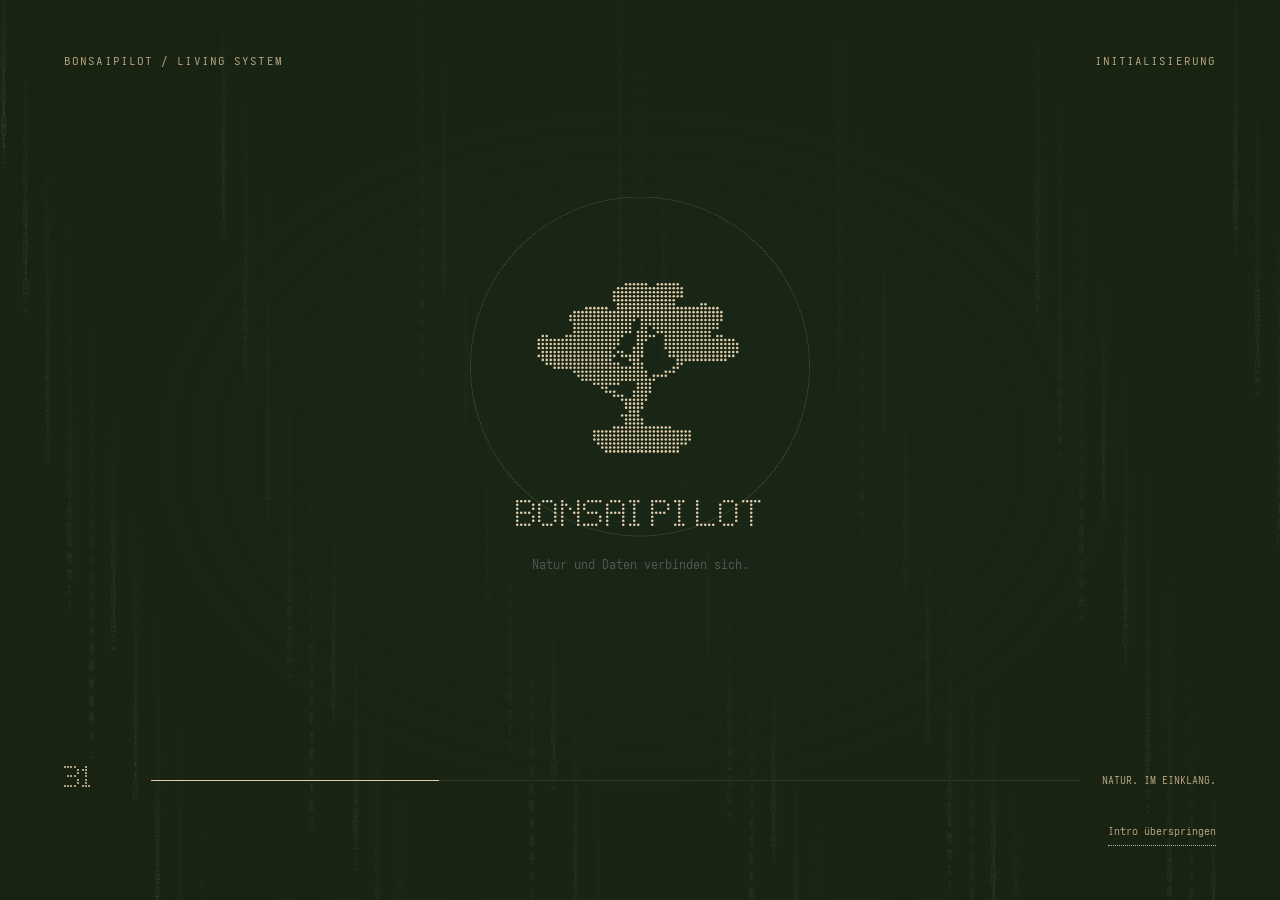
<file: index.html>
<!doctype html>
<html lang="de" data-theme="dark">
<head>
  <meta charset="utf-8"><meta name="viewport" content="width=device-width, initial-scale=1">
  <meta name="theme-color" content="#1b2716">
  <meta name="description" content="BonsaiPilot — Dein Bonsai. Dein digitaler Pflegepilot. Eine interaktive Konzeptpräsentation über Bonsai-Pflege, digitale Baumprofile, KI, AR und eine langfristige Entwicklung.">
  <title>BonsaiPilot — Dein Bonsai. Dein digitaler Pflegepilot.</title>
  <link rel="icon" href="/assets/bonsaipilot-mark-gold.svg" type="image/svg+xml">
  <link rel="preload" href="assets/fonts/StudioDot.woff2" as="font" type="font/woff2" crossorigin>
  <link rel="stylesheet" href="v2.css">
  <link rel="stylesheet" href="nothing.css">
  <link rel="stylesheet" href="revision.css">
  <script src="app.js?v=492120afeb31" defer></script>
  <script src="cinema.js?v=492120afeb31" defer></script>
  <script src="vendor/qrcode.js" defer></script>
  <script src="shared/qr.js" defer></script>
  <script src="film.js?v=492120afeb31" defer></script>
  <script src="experience.js?v=492120afeb31" defer></script>
<link rel="stylesheet" href="/palette.css?v=a9b73330bf2e">
<link rel="stylesheet" href="/forest.css?v=e35f7587d79e">
<link rel="stylesheet" href="/nature.css?v=ed132b7ddfc7">
</head>
<body><svg width="0" height="0" aria-hidden="true" style="position:absolute;pointer-events:none"><defs><filter id="forest-film" color-interpolation-filters="sRGB"><feColorMatrix values="0 0 0 0 .88235 0 0 0 0 .80392 0 0 0 0 .67451 -.2126 -.7152 -.0722 0 1"/><feComponentTransfer><feFuncA type="linear" slope="1.08" intercept="-.08"/></feComponentTransfer><feComposite in2="SourceAlpha" operator="in"/></filter><filter id="forest-ink"><feFlood flood-color="#e1cdac"/><feComposite in2="SourceAlpha" operator="in"/></filter><filter id="forest-dark"><feFlood flood-color="#1b2716"/><feComposite in2="SourceAlpha" operator="in"/></filter></defs></svg>
  <div class="nature-backdrop" aria-hidden="true"><img class="nature-tree" src="/assets/presentation-tree.svg" alt=""></div>
  <div id="loader" class="loader" role="status" aria-label="Präsentation wird geladen">
    <canvas id="loadingMatrix" aria-hidden="true"></canvas>
    <div class="loader-top"><span>BONSAIPILOT / LIVING SYSTEM</span><span>INITIALISIERUNG</span></div>
    <div class="loader-center"><div class="loader-orbit"></div><img src="assets/bonsaipilot-mark.svg" alt=""><div class="dot-font">BONSAIPILOT</div><p id="loadingLabel">Ein neuer Weg beginnt.</p></div>
    <div class="loader-bottom"><span id="loadingPercent" class="dot-font">00</span><div class="loader-track"><i id="loadingBar"></i></div><span>NATUR. IM EINKLANG.</span><button id="skipIntro">Intro überspringen</button></div>
  </div>
  <header class="topbar">
    <a href="#auftakt" class="brand" aria-label="BonsaiPilot Startseite"><span class="brand-mark"><img src="assets/bonsaipilot-mark.svg" alt=""></span> BONSAIPILOT<span class="brand-bracket">( )</span></a>
    <span class="top-caption">PFLEGEN. LERNEN. GESTALTEN.</span>
    <div class="top-actions"><span class="top-links"><a href="/app/">App-Demo</a><a href="/canvas/">Canvas</a></span><button id="sourcesButton">Quellen</button><button id="menuButton" aria-label="Kapitelübersicht öffnen" aria-expanded="false"><span class="menu-icon">☷</span></button></div>
  </header>
  <main id="stage" aria-label="Präsentation"></main>
  <nav id="chapterRail" aria-label="Kapitel"></nav>
  <footer class="controls">
    <div class="chapter-readout"><span id="pageNumber" class="dot-font">01</span><span class="divider">/</span><span id="total">13</span><span id="chapterName">AUFTAKT</span></div>
    <div class="playback"><button id="autoButton" aria-pressed="false"><span id="playIcon">▷</span><span id="autoLabel">Autoplay</span></button><button id="motionButton" aria-pressed="false" title="Animationen pausieren">Animation pausieren</button><button id="chapterAnimationButton" aria-label="Themenanimation wiederholen" title="Themenanimation wiederholen">Szene</button><button id="fullscreenButton" aria-label="Vollbild umschalten" title="Vollbild (F)">⛶</button></div>
    <div class="paging"><button id="prevButton" aria-label="Vorheriges Kapitel">Zurück</button><button id="nextButton">Weiter <span class="key-hint">↵</span></button></div>
    <div class="deck-track"><span id="deckProgress"></span><span id="autoProgress"></span></div>
  </footer>
  <dialog id="menuDialog"><div class="dialog-head"><span class="eyebrow">DIE PRÄSENTATION</span><button data-close aria-label="Schließen">✕</button></div><h2>Ein Weg zu mehr Grün.</h2><div id="chapterMenu"></div><p class="dialog-note">Tastatur: ← → navigieren · Space / Enter nächste Folie · F Vollbild · Esc schließen</p></dialog>
  <dialog id="sourcesDialog"><div class="dialog-head"><span class="eyebrow">RECHERCHE / 23.11.2026</span><button data-close aria-label="Schließen">✕</button></div><h2>Idee trifft Evidenz.</h2><p>Grundlage: „Businessplan_DeinStart-up.pdf“, Abschnitte I–VIII, Fragen 1–27, und drei Bildanhänge. Der Validierungsanhang ist ein fiktives Muster; er enthält keine erhobenen Kundenantworten. Kosten und Umsätze sind Planwerte, mögliche Partner noch keine bestätigten Kooperationen.</p><div class="logo-downloads"><span class="eyebrow">BONSAIPILOT / CMATRIX-BONSAI</span><a href="assets/bonsaipilot-logo.svg" download>Logo als SVG</a><a href="assets/bonsaipilot-logo.png" download>Logo als PNG</a><a href="assets/bonsai-matrix-9f307e58ee10.mp4" download>Animation als MP4</a></div><div id="sourceList"></div><p class="dialog-note">Noch kein belegter Produkt-Markt-Fit. Fotoanalyse, digitaler Zwilling, AR, Raumscan und optionale Sensoranbindung sind das Entwicklungsziel.</p></dialog>
  <div id="announcer" class="sr-only" aria-live="polite"></div>
</body></html>
</file>
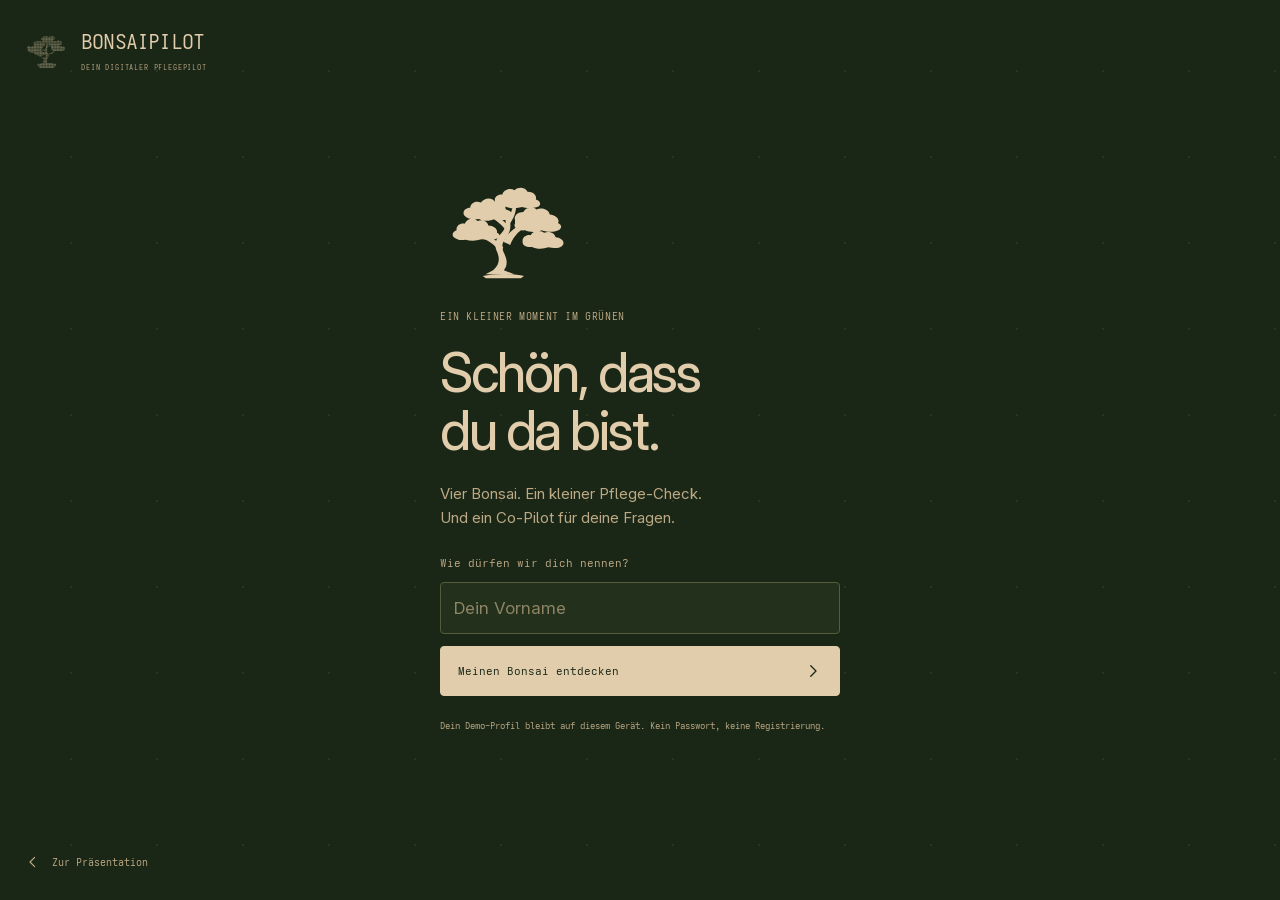
<file: app/index.html>
<!doctype html>
<html lang="de" data-theme="dark"><head>
<meta charset="utf-8"><meta name="viewport" content="width=device-width,initial-scale=1,viewport-fit=cover"><meta name="theme-color" content="#1b2716">
<meta name="description" content="BonsaiPilot zum Ausprobieren: Wähle einen echten Beispiel-Bonsai, entdecke die Pflege-Demo und frage deinen Gemini-Co-Piloten.">
<title>BonsaiPilot · Ein kleiner Moment im Grünen</title>
<link rel="icon" href="/assets/bonsaipilot-mark-gold.svg"><link rel="manifest" href="manifest.webmanifest">
<link rel="stylesheet" href="/shared/ui.css"><link rel="stylesheet" href="demo.css?v=0f1836796bdf">
<script type="module" src="demo.js?v=995f922f7c58"></script>
</head><body><div id="demoRoot"><main class="welcome-card"><div class="welcome-tree"><img src="/assets/bonsai-silhouette.svg" alt=""></div><p>Ein kleiner Moment im Grünen …</p></main></div>
<noscript><main class="welcome-card"><h1>BonsaiPilot</h1><p>Bitte aktiviere JavaScript für die interaktive Demo.</p><a href="/">Zur Präsentation</a></main></noscript>
</body></html>
</file>
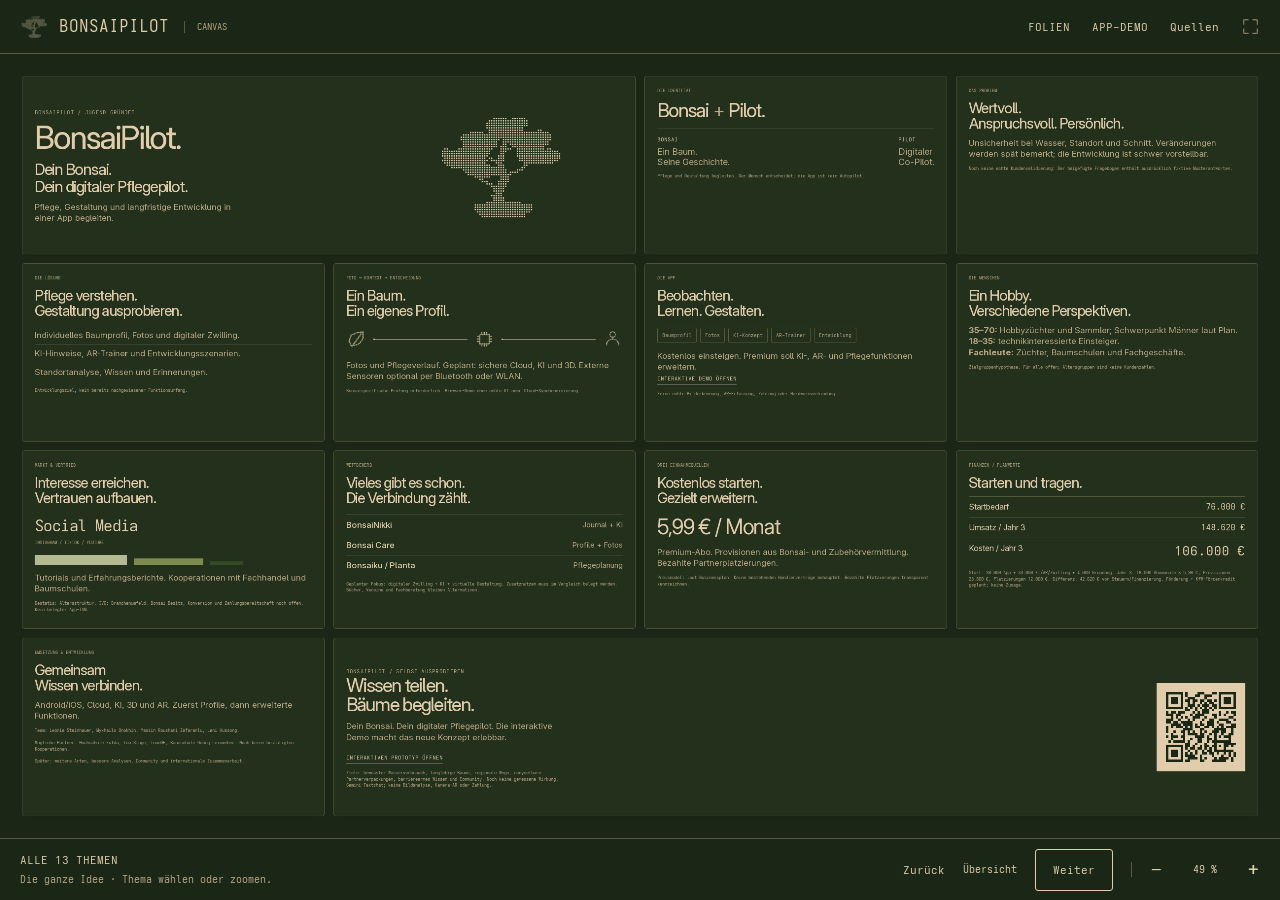
<file: canvas/index.html>
<!doctype html><html lang="de" data-theme="dark"><head>
<meta charset="utf-8"><meta name="viewport" content="width=device-width,initial-scale=1,viewport-fit=cover"><meta name="theme-color" content="#1b2716"><meta name="description" content="BonsaiPilot auf einer Fläche: ein interaktiver Präsentations-Canvas mit allen Themen, Quellen und App-Prototyp."><title>BonsaiPilot — Präsentations-Canvas</title><link rel="icon" href="/assets/bonsaipilot-mark-gold.svg"><link rel="stylesheet" href="/shared/ui.css"><link rel="stylesheet" href="canvas.css"><script src="/vendor/qrcode.js" defer></script><script src="/shared/qr.js" defer></script><script type="module" src="canvas.js?v=7dadf63b3309"></script>
<link rel="stylesheet" href="/palette.css?v=a9b73330bf2e">
<link rel="stylesheet" href="/forest.css?v=e35f7587d79e">
</head><body><svg width="0" height="0" aria-hidden="true" style="position:absolute;pointer-events:none"><defs><filter id="forest-film" color-interpolation-filters="sRGB"><feColorMatrix values="0 0 0 0 .88235 0 0 0 0 .80392 0 0 0 0 .67451 -.2126 -.7152 -.0722 0 1"/><feComponentTransfer><feFuncA type="linear" slope="1.08" intercept="-.08"/></feComponentTransfer><feComposite in2="SourceAlpha" operator="in"/></filter><filter id="forest-ink"><feFlood flood-color="#e1cdac"/><feComposite in2="SourceAlpha" operator="in"/></filter><filter id="forest-dark"><feFlood flood-color="#1b2716"/><feComposite in2="SourceAlpha" operator="in"/></filter></defs></svg>
<header class="canvas-header"><a class="canvas-brand" href="/canvas/"><img src="/assets/bonsaipilot-mark.svg" alt="">BONSAIPILOT <span>CANVAS</span></a><div><a href="/">Folien</a><a href="/app/">App-Demo</a><button id="sourcesButton">Quellen</button><button id="fullButton" aria-label="Vollbild"></button></div></header>
<main id="viewport" aria-label="Präsentations-Canvas; Themen anklicken, ziehen oder zoomen"><div id="board" role="group" aria-label="Alle Themen von BonsaiPilot"></div></main>
<footer class="canvas-controls"><div class="canvas-status"><span id="topicCount">ALLE THEMEN</span><span id="topicName">Die ganze Idee auf einer Fläche.</span></div><div class="canvas-tools"><button id="prevTopic" aria-label="Vorheriges Thema">Zurück</button><button id="overview">Übersicht</button><button id="nextTopic">Weiter</button><span class="tool-separator"></span><button id="zoomOut" aria-label="Verkleinern">−</button><span id="zoomLabel">100 %</span><button id="zoomIn" aria-label="Vergrößern">+</button></div></footer>
<div id="canvasHint">Thema auswählen · Fläche ziehen · Mit zwei Fingern zoomen</div>
<dialog id="sourcesDialog"><div class="dialog-head"><h2>Idee trifft Evidenz.</h2><button id="closeSources" aria-label="Schließen">×</button></div><p class="notice">Grundlage: Businessplan_DeinStart-up.pdf, Fragen 1–27, sowie drei Bildanhänge. Recherche: 23.11.2026. Der Fragebogen ist ausdrücklich fiktiv. Finanzen sind Planwerte; Partner und KI-/AR-Funktionen sind geplant.</p><div id="sourceList"></div></dialog>
<div id="canvasAnnouncer" class="sr-only" aria-live="polite"></div>
</body></html>
</file>
<file: v2.css>
@font-face{font-family:Sans;src:url('assets/fonts/StudioSans.ttf') format('truetype');font-weight:100 900;font-display:swap}
@font-face{font-family:Mono;src:url('assets/fonts/StudioMono.ttf') format('truetype');font-display:swap}
@font-face{font-family:Dot;src:url('assets/fonts/StudioDot.woff2') format('woff2');font-display:swap}
:root{--paper:#fafcfa;--ink:#202720;--muted:#6b756c;--green:#2e4637;--line:#d8dfd9;--red:#be4237;--sans:Sans,Arial,sans-serif;--mono:Mono,monospace;--dot:Dot,monospace}
*{box-sizing:border-box}html,body{margin:0;width:100%;height:100%;overflow:hidden;background:var(--paper);color:var(--ink)}body{font:20px var(--sans);-webkit-font-smoothing:antialiased}button,a{-webkit-tap-highlight-color:transparent}button{font:inherit;color:inherit;cursor:pointer;background:none;border:0}button:disabled{opacity:.25;cursor:default}a{color:inherit;text-decoration:none}button:focus-visible,a:focus-visible{outline:2px dotted var(--green);outline-offset:5px}button:hover,a:hover{color:var(--green)}h1,h2,h3,p{margin:0}p{line-height:1.5}h2{font-size:54px;line-height:1.05;font-weight:450;letter-spacing:-.055em}h3{font-size:30px;line-height:1.12;font-weight:450;letter-spacing:-.035em}.dot-font{font-family:var(--dot);font-weight:400;letter-spacing:-.06em}.muted{color:var(--muted)}.eyebrow{font:12px/1.5 var(--mono);letter-spacing:.07em;display:flex;align-items:center;gap:12px;text-transform:uppercase;margin-bottom:22px}.tiny-cross{font-size:18px;color:var(--red)}.lead{font-size:20px;color:var(--muted);line-height:1.5}.fine{font:12px/1.55 var(--mono);color:var(--muted)}
.topbar{position:fixed;left:3.2%;right:3.2%;top:0;height:76px;display:flex;align-items:center;justify-content:space-between;border-bottom:1px solid var(--line);z-index:20;background:var(--paper)}.brand{display:flex;align-items:center;gap:10px;font:23px var(--dot);letter-spacing:-.06em}.brand-mark{width:31px;height:27px;display:inline-flex}.brand-mark img{width:100%;height:100%}.brand-bracket{margin-left:7px}.top-caption{position:absolute;left:50%;transform:translateX(-50%);font:11px var(--mono);letter-spacing:.14em;color:var(--muted)}.top-actions{display:flex;align-items:center;gap:24px;font:12px var(--mono)}.top-actions button{padding:12px 0}.edition{font-size:11px;color:var(--muted)}.menu-icon{font:26px var(--sans)}
#stage{position:fixed;left:3%;right:4.5%;top:88px;bottom:86px;overflow:hidden;transition:opacity .4s,filter .4s}#stage.leaving{opacity:0;filter:blur(7px)}.slide-fit{position:absolute;left:50%;top:50%;transform-origin:center;will-change:transform}.slide{position:relative;width:100%;height:100%;padding:36px 42px;overflow:hidden;animation:slideIn .9s both}.slide>*{animation:contentIn .9s both}.slide>:nth-child(2){animation-delay:.1s}.slide>:nth-child(3){animation-delay:.2s}.slide>:nth-child(4){animation-delay:.3s}.split{display:grid;grid-template-columns:minmax(0,1fr) minmax(0,1fr);gap:64px;align-items:center}.split h2{margin-bottom:24px}.split .fine{margin-top:22px}.controls{position:fixed;left:3.2%;right:3.2%;bottom:0;height:72px;display:flex;align-items:center;justify-content:space-between;border-top:1px solid var(--line);background:var(--paper);z-index:20;font:12px var(--mono)}.chapter-readout{display:flex;align-items:center;gap:12px}.chapter-readout .dot-font{font-size:27px}.divider,#total{color:var(--muted)}#chapterName{margin-left:18px;font-size:11px}.playback{display:flex;align-items:center;gap:22px}.playback button{font-size:11px;display:flex;gap:9px;align-items:center}.playback button[aria-pressed=true]{color:var(--red)}#fullscreenButton{font:24px var(--sans)}.paging{display:flex;align-items:center;gap:22px}.paging button{font-size:12px;padding:10px 4px}.paging #nextButton{border:1px solid var(--ink);border-radius:24px;padding:11px 18px;min-width:105px;display:flex;justify-content:space-between;gap:25px;background:transparent}.paging #nextButton:hover{background:var(--ink);color:white}.paging #nextButton>span{font-size:15px}.deck-track{position:absolute;left:0;right:0;bottom:0;height:2px;background:#edf0ed}.deck-track span{position:absolute;left:0;top:0;height:2px;background:var(--green);transition:width .6s}#autoProgress{background:var(--red);transition:none}#chapterRail{position:fixed;right:1.8%;top:50%;transform:translateY(-50%);display:flex;flex-direction:column;z-index:21}#chapterRail button{padding:7px 4px}#chapterRail i{display:block;width:3px;height:3px;background:#bbc6bd;border-radius:4px;transition:height .5s}#chapterRail .active i{height:20px;background:var(--green)}
.primary,.secondary{display:inline-flex;align-items:center;justify-content:space-between;gap:30px;padding:15px 21px;border:1px solid var(--ink);border-radius:30px;background:transparent;color:var(--ink);font:14px var(--mono);line-height:1.3;transition:background .3s,color .3s}.primary:hover{background:var(--ink);color:var(--paper)}.secondary{border-color:var(--line)}.secondary:hover{border-color:var(--ink)}.button-dot{width:5px;height:5px;border-radius:50%;background:currentColor}.text-button,.scene-replay{font:12px var(--mono);padding:10px 0;border-bottom:1px dotted #99a69c}.scene-replay{white-space:nowrap;display:flex;gap:17px;align-items:center}.scene-replay span{font-size:18px}.scene-footer{position:absolute;left:42px;right:42px;bottom:32px;display:flex;align-items:center;justify-content:space-between;gap:25px;font:11px/1.5 var(--mono);color:var(--muted)}
.hero{display:grid;grid-template-columns:1.06fr 1fr;gap:42px;align-items:center}.hero .eyebrow{margin-bottom:35px;font-size:11px}.hero-word{margin:0 0 25px}.hero h1{font-size:100px;line-height:1;white-space:nowrap;margin-left:-6px;min-height:100px}.red-dot{color:var(--red)}.word-rule{display:block;width:55px;border-top:1px solid var(--green);margin-top:23px}.hero h2{font-size:54px;margin-bottom:22px}.hero .lead{font-size:19px}.hero .primary{margin-top:28px}.hero-meta{display:flex;gap:24px;font:10px var(--mono);color:var(--muted);margin-top:30px}.hero-art{min-width:0}.botanical-film{position:relative;aspect-ratio:1;width:100%;background:var(--paper);overflow:hidden}.botanical-film video{display:block;width:100%;height:100%;object-fit:contain;mix-blend-mode:multiply}.film-corner{position:absolute;font:15px var(--mono);color:#8a9d8c}.tl{left:10px;top:10px}.tr{right:10px;top:10px}.bl{left:10px;bottom:10px}.br{right:10px;bottom:10px}.film-label{position:absolute;left:26px;top:20px;font:9px var(--mono);color:var(--muted)}.film-status{position:absolute;left:26px;bottom:23px;font:9px var(--mono);display:flex;gap:8px;align-items:center;color:var(--muted)}.film-status i{width:4px;height:4px;background:var(--green);border-radius:50%;animation:breathe 3s infinite}.art-caption{display:flex;align-items:center;justify-content:space-between;margin-top:14px;font:10px var(--mono);color:var(--muted)}.art-caption .dot-font{font-size:25px}
/* Fullscreen loading overture */
.loader{position:fixed;inset:0;background:var(--paper);z-index:100;transition:opacity .8s,filter .8s;overflow:hidden}.loader.loaded{opacity:0;filter:blur(10px);pointer-events:none}.loader[hidden]{display:none}#loadingMatrix{position:absolute;inset:0;width:100%;height:100%;opacity:.7;mask-image:radial-gradient(ellipse,transparent 0%,#000 95%)}.loader-top{position:absolute;left:5%;right:5%;top:6%;display:flex;justify-content:space-between;font:11px var(--mono);letter-spacing:.1em;color:var(--muted)}.loader-center{position:absolute;left:50%;top:46%;transform:translate(-50%,-50%);text-align:center;width:400px}.loader-center>img{display:block;width:230px;height:215px;object-fit:contain;margin:0 auto 25px;animation:lotusAwake 4s cubic-bezier(.4,0,.2,1) both}.loader-center>.dot-font{font-size:55px;letter-spacing:.01em;animation:contentIn 2s both}.loader-center p{font:12px var(--mono);color:var(--muted);margin-top:20px}.loader-orbit{position:absolute;width:340px;height:340px;border:1px dotted #a8baaa;border-radius:50%;left:30px;top:-60px;animation:orbit 40s linear infinite}.loader-bottom{position:absolute;left:5%;right:5%;bottom:6%;display:grid;grid-template-columns:65px 1fr auto;align-items:center;gap:22px;font:10px var(--mono);color:var(--muted)}#loadingPercent{font-size:32px;color:var(--green)}.loader-track{height:1px;background:var(--line)}.loader-track i{display:block;width:0;height:1px;background:var(--green);transition:width .2s}#skipIntro{grid-column:3;justify-self:end;font:10px var(--mono);border-bottom:1px dotted #a7b5a8;padding:7px 0}.loading .topbar,.loading .controls,.loading #stage{opacity:0}
/* The name: one word, an etymology, one word again. */
.identity-slide{text-align:center}.identity-slide>.eyebrow{justify-content:center}.identity-opening{position:absolute;inset:65px 210px 75px;display:flex;align-items:center;justify-content:center;transition:opacity 1s,transform 1.2s}.identity-opening .botanical-film{width:470px}.identity-opening .film-label,.identity-opening .film-status,.identity-opening .film-corner{display:none}.identity-opening-copy{position:absolute;bottom:15px;font-size:24px;line-height:1.2;letter-spacing:-.03em}.identity-word{position:absolute;top:235px;left:0;right:0;display:flex;justify-content:center;align-items:center;opacity:0;transition:opacity 1s,transform 1s}.identity-word>.dot-font{font-size:128px;line-height:1.2;transition:transform 1.5s cubic-bezier(.4,0,.2,1)}.name-flora{display:inline-flex}.name-ending{position:relative;display:inline-block;width:70px;height:154px}.name-ending i{position:absolute;inset:0;line-height:1.2;font-style:normal;transition:opacity .9s,transform 1s}.name-ending i:last-child{opacity:0;transform:translateY(15px)}.identity-definitions{position:absolute;left:200px;right:200px;top:425px;display:flex;justify-content:space-between;gap:100px;opacity:0;transform:translateY(20px);transition:opacity 1s,transform 1s}.identity-definitions>div{width:310px;text-align:center}.identity-definitions .eyebrow{justify-content:center;margin-bottom:16px}.identity-definitions p{font-size:24px;line-height:1.35;color:var(--muted)}.identity-conclusion{position:absolute;top:450px;left:0;right:0;opacity:0;transform:translateY(20px);transition:opacity 1.2s,transform 1.2s}.identity-conclusion h2{font-size:48px}.identity-conclusion p{font-size:19px;color:var(--muted);margin-top:20px}.identity-slide:not([data-phase=lotus]) .identity-opening{opacity:0;transform:scale(.86);pointer-events:none}.identity-slide:not([data-phase=lotus]) .identity-word{opacity:1}.identity-slide[data-phase=split] .name-flora{transform:translateX(-135px)}.identity-slide[data-phase=split] .name-via{transform:translateX(135px)}.identity-slide[data-phase=split] .name-ending i:first-child{opacity:0;transform:translateY(-15px)}.identity-slide[data-phase=split] .name-ending i:last-child{opacity:1;transform:translateY(0)}.identity-slide[data-phase=split] .identity-definitions{opacity:1;transform:translateY(0)}.identity-slide[data-phase=joined] .identity-conclusion{opacity:1;transform:translateY(0)}
/* Signal-processing layers */
.system-heading{display:grid;grid-template-columns:1.2fr 1fr;gap:100px;align-items:end}.system-heading h2{font-size:50px}.system-heading>p{font-size:19px;color:var(--muted);max-width:380px}.system-theatre{position:absolute;left:42px;right:42px;top:245px;bottom:100px;display:grid;grid-template-columns:1fr 235px;gap:40px;border-top:1px solid var(--line);padding-top:25px}.system-grid{position:absolute;left:0;top:25px;bottom:0;width:75%;background:radial-gradient(#a4b6a7 .8px,transparent .8px) 0 0/20px 20px;mask-image:radial-gradient(ellipse,#000,transparent 75%);opacity:.55}#systemLayers{position:relative;height:100%;min-width:0}.system-layer{position:absolute;inset:0;animation:layerIn .85s cubic-bezier(.22,.6,.3,1) both}.system-layer.layer-exit{animation:layerOut .6s both}.system-sidebar{position:relative;grid-column:2;padding-top:10px}.system-sidebar .eyebrow{font-size:10px;color:var(--muted);margin-bottom:20px}#systemSteps{display:flex;flex-direction:column}#systemSteps button{display:flex;gap:16px;align-items:center;border-bottom:1px solid var(--line);padding:18px 0;text-align:left;position:relative;color:#8b968d}#systemSteps .dot-font{font-size:24px}#systemSteps b{font-size:18px;font-weight:450}#systemSteps .active{color:var(--ink)}#systemSteps button i{height:1px;position:absolute;left:0;bottom:-1px;width:0;background:var(--green);transition:width .8s}#systemSteps .active i{width:100%}.system-caption{position:absolute;bottom:0;left:20px;right:20px;text-align:center;font:11px var(--mono);color:var(--muted)}.signal-plant{width:100%;height:290px;position:relative}.signal-plant>img{position:absolute;width:300px;height:300px;left:190px;top:-17px}.signal-scan{position:absolute;left:75px;right:75px;top:0;border-top:1px solid #a1b7a6;animation:scan 4.5s infinite}.signal-point{position:absolute;display:flex;flex-direction:column;gap:8px}.signal-point b{font:42px var(--dot)}.signal-point span{font:10px var(--mono);letter-spacing:.07em;color:var(--muted)}.signal-point.a{left:35px;top:125px}.signal-point.b{right:15px;top:45px}.signal-point.c{right:30px;top:205px}.signal-point:after{content:'';height:1px;width:65px;background:#c2cec5;position:absolute;right:-85px;top:28px}.signal-point.b:after,.signal-point.c:after{right:auto;left:-85px}.transfer-scene{height:300px;display:flex;align-items:center;gap:25px;justify-content:center;position:relative}.transfer-source{width:135px;text-align:center;position:relative;z-index:2}.transfer-source img{width:100px;height:110px}.transfer-source span{display:block;font:11px var(--mono);margin-top:15px;color:var(--muted)}.transfer-stream{display:flex;align-items:center;justify-content:space-between;width:270px;position:relative;height:70px;overflow:hidden}.transfer-stream i{font:14px var(--mono);font-style:normal;position:absolute;left:calc(var(--i)*11px);opacity:0;animation:packet 2s linear infinite;animation-delay:calc(var(--i)*-.09s)}.transfer-target{border:1px solid #c4d0c6;border-radius:24px;width:120px;height:200px;display:flex;flex-direction:column;justify-content:center;align-items:center;background:var(--paper);position:relative;z-index:2}.transfer-target .dot-font{font-size:50px}.transfer-target small{font:8px/1.5 var(--mono);text-align:center;max-width:90px;margin-top:15px;color:var(--muted)}.transfer-rings{position:absolute;left:100px;top:15px;width:260px;height:260px;border:1px dotted #a7bcad;border-radius:50%;animation:pulseRing 4s infinite}.context-scene{height:310px;position:relative;padding:20px 40px}.context-inputs{display:flex;justify-content:space-between;gap:20px;font:11px var(--mono);color:var(--muted)}.context-core{position:absolute;left:90px;top:70px;width:145px;height:145px;display:grid;place-items:center}.context-core>span{font:80px var(--dot)}.context-core>div{position:absolute;inset:0;border:1px dotted #a2b6a9;border-radius:50%;animation:orbit 25s linear infinite}.context-chart{position:absolute;right:35px;top:75px;width:360px;height:90px;overflow:visible}.context-chart path{fill:none;stroke:var(--green);stroke-width:2;stroke-dasharray:440;stroke-dashoffset:440;animation:drawLine 2.4s both}.context-result{position:absolute;left:285px;right:20px;top:190px;font-size:21px;line-height:1.4;color:var(--muted)}.context-result b{font-weight:450;color:var(--ink)}.system-task-scene{width:580px;margin:15px auto}.system-task-scene>.eyebrow{font-size:11px}.system-task{display:flex;align-items:center;gap:25px;border-top:1px solid var(--line);padding:22px 0}.task-cross{font:42px var(--dot)}.system-task b{font-size:31px;font-weight:450;letter-spacing:-.035em}.system-task p{font-size:18px;color:var(--muted);margin-top:10px}.muted-task{opacity:.5;padding:16px 0}.muted-task>span{font-size:26px}.muted-task b{font-size:23px}.muted-task p{margin-top:4px;font-size:16px}.system-local{font:10px var(--mono);color:var(--muted);margin-top:16px}
/* Complete app journey */
.demo-slide{display:grid;grid-template-columns:1fr 1fr;gap:64px;align-items:center}.demo-copy h2{font-size:51px;margin-bottom:22px}.demo-copy>.eyebrow{font-size:11px}.demo-copy .lead{font-size:21px}.demo-steps{display:grid;grid-template-columns:1fr 1fr;gap:2px 20px;margin:26px 0}.demo-steps button{display:flex;gap:10px;align-items:center;text-align:left;font-size:15px;color:#89948a;padding:10px 0;border-bottom:1px solid #e4e8e4;transition:color .4s}.step-dot{height:4px;width:4px;border-radius:50%;background:#bac5bd;transition:.5s}.demo-steps .active{color:var(--ink)}.demo-steps .active .step-dot{background:var(--red);box-shadow:0 0 0 4px #bd423710}.demo-buttons{display:flex;align-items:center;gap:24px}.demo-buttons .secondary{font-size:12px;padding:12px 17px}.demo-copy .fine{font-size:11px;max-width:480px;margin-top:22px}.phone-stage{display:flex;flex-direction:column;align-items:center;position:relative}.phone-label{display:flex;justify-content:space-between;width:306px;font:9px var(--mono);color:var(--muted);margin-bottom:12px}.phone{width:306px;height:580px;background:#f8faf7;border:1px solid #9ba89e;border-radius:38px;position:relative;padding:12px;box-shadow:inset 0 0 0 5px #eef2ee,0 25px 75px #1b322b09;overflow:hidden}.phone:before{content:'';position:absolute;inset:7px;border:1px solid #d1d9d1;border-radius:31px;pointer-events:none;z-index:8}.phone-camera{position:absolute;top:18px;left:calc(50% - 26px);width:52px;height:13px;border-radius:18px;background:var(--ink);z-index:10}.phone-status{height:34px;display:flex;justify-content:space-between;padding:10px 12px 0;font:9px var(--mono)}.phone-screen{height:458px;padding:16px 13px 0;position:relative;overflow:hidden}.app-view{height:100%;animation:appScreenIn .7s both}.phone-home{position:absolute;left:calc(50% - 40px);bottom:11px;width:80px;height:3px;border-radius:3px;background:#3d4a40}.phone-tabs{position:absolute;left:24px;right:24px;bottom:24px;display:flex;justify-content:space-between;border-top:1px solid var(--line);padding-top:10px;z-index:5;background:#f8faf7}.phone-tabs button{display:flex;flex-direction:column;align-items:center;gap:4px;color:#8e998f;font:8px var(--mono);min-width:38px}.phone-tabs b{font:20px var(--sans);font-weight:400}.phone-tabs .active{color:var(--ink)}.phone-caption{font:10px/1.5 var(--mono);color:var(--muted);width:370px;min-height:32px;margin-top:14px;text-align:center}.app-eyebrow{font:8px/1.4 var(--mono);color:var(--muted);letter-spacing:.04em;text-transform:uppercase}.phone-screen h3{font-size:30px;line-height:1.05;letter-spacing:-.055em;margin:9px 0 15px}.app-button{display:flex;width:100%;justify-content:space-between;align-items:center;border:1px solid #809486;border-radius:22px;padding:12px 13px;font:10px var(--mono);background:transparent}.app-button:hover{background:var(--ink);color:var(--paper)}.app-button>span{font-size:16px;line-height:1}.app-small{font:8px/1.5 var(--mono);color:var(--muted);margin-top:9px;text-align:center}.find-orbit{width:102px;height:102px;margin:12px auto 20px;position:relative;display:grid;place-items:center}.find-orbit img{width:77px}.find-orbit>span{position:absolute;inset:-8px;border:1px dotted #b4c5b7;border-radius:50%;animation:orbit 30s linear infinite}.app-field{margin-bottom:16px}.app-field>span{display:block;font-size:10px;color:var(--muted);margin-bottom:7px}.option{font-size:11px;width:100%;text-align:left;display:flex;justify-content:space-between;padding:10px 0;border-bottom:1px solid var(--line)}.option i{font-style:normal}.catalog-list{margin-top:20px}.catalog-item{display:flex;align-items:center;gap:12px;width:100%;text-align:left;border-top:1px solid var(--line);padding:15px 0}.catalog-item img{width:64px;height:80px;object-fit:contain}.catalog-item span{flex:1}.catalog-item b{font-size:17px;font-weight:450;display:block;letter-spacing:-.03em}.catalog-item small{display:block;font-size:9px;color:var(--muted);max-width:110px;line-height:1.4;margin-top:5px}.catalog-item strong{font:15px var(--dot);white-space:nowrap}.product-image{position:relative;height:140px;display:flex;justify-content:center;align-items:center;margin-top:-7px}.product-image img{width:160px;height:155px;object-fit:contain}.product-image>span{position:absolute;right:-5px;font:7px var(--mono);writing-mode:vertical-rl;color:var(--muted)}.product-facts{display:flex;justify-content:space-between;gap:12px;margin:10px 0 12px}.product-facts span{font-size:9px;color:var(--muted)}.product-facts b{display:block;font-size:10px;font-weight:450;color:var(--ink);margin-top:4px}.product-description{font-size:11px;line-height:1.45;color:var(--muted);margin-bottom:13px}.bundle-options{display:flex;gap:9px;margin-bottom:14px}.bundle-options button{flex:1;padding:9px 10px;border:1px solid var(--line);border-radius:7px;text-align:left;font-size:9px;color:var(--muted)}.bundle-options b{display:block;font-size:16px;font-weight:450;color:var(--ink);margin-top:5px}.bundle-options .selected{border-color:#829788;background:#eef3ee}.profile-avatar{width:80px;height:80px;border:1px dotted #a3b5a8;border-radius:50%;display:grid;place-items:center;font-size:42px;margin:24px auto 17px}.profile-info{text-align:center;margin-bottom:20px}.profile-info b{display:block;font-size:14px;font-weight:450}.profile-info span{display:block;font-size:10px;color:var(--muted);margin-top:6px}.profile-row{display:flex;justify-content:space-between;border-top:1px solid var(--line);font-size:11px;padding:12px 0}.profile-row b{font-weight:450}.profile-row:last-of-type{margin-bottom:12px}.app-guest{display:block;width:100%;font-size:10px;text-align:center;padding:12px 0 0;text-decoration:underline;text-underline-offset:4px}.checkout-plant{display:flex;align-items:center;gap:15px;margin:20px 0}.checkout-plant img{width:80px;height:105px}.checkout-plant b{display:block;font-size:19px;font-weight:450}.checkout-plant small{display:block;font-size:10px;color:var(--muted);margin-top:8px}.checkout-lines>div{display:flex;justify-content:space-between;border-top:1px solid var(--line);padding:12px 0;font-size:10px}.checkout-lines b{font-weight:450}.checkout-lines .checkout-total{font-size:12px}.demo-notice{font:8px/1.5 var(--mono);border-left:1px solid #b2bdb5;padding-left:10px;color:var(--muted);margin:18px 0}.order-success{height:230px;position:relative;display:flex;align-items:center;justify-content:center}.order-success img{width:230px;height:230px;object-fit:contain;animation:lotusAwake 2s both}.order-success>span{position:absolute;right:30px;bottom:28px;font-size:20px;border:1px solid var(--line);border-radius:50%;width:35px;height:35px;display:grid;place-items:center;background:var(--paper)}.app-advice{border-top:1px solid var(--line);padding:15px 0;margin-bottom:15px;font-size:12px;line-height:1.45}.app-advice b{font-weight:500}.app-advice p{font-size:12px;color:var(--muted);margin-top:8px}.connect-ring{width:170px;height:170px;position:relative;display:grid;place-items:center;margin:30px auto}.connect-ring img{width:100px}.connect-ring>span{position:absolute;inset:0;border:1px solid #afc0b3;border-radius:50%;animation:pulseRing 3s infinite}.connect-ring>span:last-child{inset:-15px;animation-delay:1.2s}.app-sync{font-size:11px;text-align:center;margin:15px 0}.app-sync>span{display:inline-block;width:4px;height:4px;border-radius:50%;background:var(--green);margin-right:7px;animation:breathe 2s infinite}.sync-data{display:flex;justify-content:space-between;font:7px var(--mono);color:var(--muted);margin:22px 0}.monitor-hero{height:160px;display:flex;align-items:center;justify-content:space-between;margin-top:-10px}.monitor-hero img{width:145px;height:160px;object-fit:contain;margin-left:-12px}.monitor-hero>div{text-align:right}.reading-status{display:block;font:8px var(--mono);color:var(--red);margin-bottom:10px}.monitor-hero b{display:block;font:48px var(--dot);white-space:nowrap}.monitor-hero b>span{font-size:23px}.monitor-hero small{display:block;font:7px var(--mono);color:var(--muted);margin-top:6px}.monitor-chart{margin:0 0 15px}.monitor-chart>span{font:7px var(--mono);color:var(--muted)}.monitor-chart svg{width:100%;height:70px;overflow:visible;margin-top:9px}.chart-grid{fill:none;stroke:#d6dfd8;stroke-width:.5}.chart-line{fill:none;stroke:var(--green);stroke-width:1.5;stroke-dasharray:270;stroke-dashoffset:270;animation:drawLine 2.6s both}.monitor-chart>div{display:flex;justify-content:space-between;font:7px var(--mono);color:var(--muted)}.monitor-values{display:flex;gap:15px}.monitor-values>span{width:50%;font-size:9px;color:var(--muted);border-top:1px solid var(--line);padding-top:8px}.monitor-values b{display:block;font-size:20px;font-weight:450;color:var(--ink);margin-top:5px}.app-timestamp{font:8px var(--mono);color:var(--muted);margin:12px 0}.care-symbol{height:210px;position:relative;display:grid;place-items:center}.care-symbol img{height:210px;width:210px}.care-drops{position:absolute;top:15px;right:32px;font-size:30px;line-height:20px;color:var(--green);animation:drop 2s infinite}.completion-icon{height:100px;width:100px;border:1px dotted #a7bcaf;border-radius:50%;display:grid;place-items:center;font-size:45px;margin:30px 0}.local-stamp{font:9px var(--mono);color:var(--muted);margin:20px 0}.demo-cursor{position:absolute;width:25px;height:25px;border:1px solid #526b5c;background:#9bb4a433;border-radius:50%;pointer-events:none;z-index:15;opacity:0;transition:opacity .4s,transform .3s,left 1s cubic-bezier(.4,0,.2,1),top 1s cubic-bezier(.4,0,.2,1)}.phone-stage:after{content:'';position:absolute;left:calc(50% - 135px);width:270px;bottom:44px;height:1px;transform:scaleX(var(--demo-progress,0));transform-origin:left;background:var(--red);opacity:.55}
/* Audience as changing rooms and situations */
.people-heading{display:flex;align-items:end;justify-content:space-between;gap:25px}.people-heading h2{font-size:49px}.people-switches{display:flex;flex-direction:column;gap:4px;align-items:flex-start;padding-right:20px}.people-switches button{font:12px var(--mono);padding:8px 0;color:#8a968d;border-bottom:1px solid transparent}.people-switches button.active{border-color:var(--ink);color:var(--ink)}.people-stage{display:grid;grid-template-columns:1fr 1fr;gap:70px;position:absolute;left:42px;right:42px;top:250px;bottom:115px}.people-illustration{position:relative;background:radial-gradient(#c9d4cc .8px,transparent .8px) 0 0/17px 17px;mask-image:linear-gradient(0deg,transparent,#000 12%)}.living-scene{position:relative;height:100%;width:100%;animation:roomIn 1.1s both}.room-window{position:absolute;left:35px;top:10px;width:225px;height:180px;border:1px solid #b5c6b9;background:linear-gradient(90deg,transparent 49.5%,#c3d0c7 49.5%,#c3d0c7 50.5%,transparent 50.5%),linear-gradient(0deg,transparent 49.5%,#c3d0c7 49.5%,#c3d0c7 50.5%,transparent 50.5%)}.room-sun{position:absolute;left:72px;top:45px;width:70px;height:70px;border:1px dotted #b1c3b6;border-radius:50%;animation:breathe 7s infinite}.room-desk{position:absolute;left:15px;right:15px;bottom:100px;height:1px;background:#7f9787}.room-desk:before,.room-desk:after{content:'';position:absolute;height:100px;border-left:1px solid #8ca592;top:0}.room-desk:before{left:25px}.room-desk:after{right:25px}.room-monitor{position:absolute;left:145px;bottom:130px;width:145px;height:100px;border:1px solid #8da493;border-radius:4px;background:#f0f5f1}.room-monitor:after{content:'';height:30px;width:1px;position:absolute;bottom:-31px;left:72px;background:#8da493}.room-plant{position:absolute;right:0;bottom:92px;width:190px;height:230px;object-fit:contain;animation:plantSway 9s infinite;transform-origin:bottom}.room-chair{position:absolute;width:90px;height:90px;bottom:20px;left:155px;border-left:1px solid #a2b5a8;border-top:1px solid #a2b5a8;border-radius:20px 0 0}.room-person{position:absolute;left:265px;bottom:97px;width:70px;height:145px}.room-person i{display:block;position:absolute;top:0;left:10px;width:34px;height:34px;border:1px dotted #7c9a86;border-radius:50%}.room-person b{display:block;position:absolute;top:47px;left:3px;width:65px;height:90px;border:1px solid #a5b9ac;border-radius:40px 40px 0 0}.room-person.second{display:none}.room-shelf{display:none}.room-words{position:absolute;bottom:10px;left:15px;right:15px;display:flex;justify-content:space-between;font:9px var(--mono);color:var(--muted)}.room-words span{animation:wordPulse 6s infinite}.room-words span:nth-child(2){animation-delay:2s}.room-words span:nth-child(3){animation-delay:4s}.room-signal{position:absolute;right:20px;top:20px;display:flex;gap:6px}.room-signal i{width:3px;height:3px;background:var(--green);border-radius:50%;animation:breathe 1.8s infinite}.room-signal i:nth-child(2){animation-delay:.3s}.room-signal i:nth-child(3){animation-delay:.6s}.home .room-monitor,.home .room-person,.home .room-chair{display:none}.home .room-plant{width:230px;height:300px;right:25px;bottom:55px}.home .room-desk{bottom:67px;left:180px}.home .room-desk:before,.home .room-desk:after{height:67px}.home .room-window{left:15px;width:195px;top:0;height:240px}.home .room-shelf{display:block;position:absolute;left:35px;bottom:95px;width:100px;height:55px;border:1px solid #a1b5a6;border-radius:2px}.office .room-window{left:100px;width:270px;height:160px}.office .room-person{left:50px;bottom:100px}.office .room-person.second{display:block;left:190px;bottom:100px}.office .room-monitor{display:none}.office .room-chair{left:90px}.office .room-plant{width:190px;height:290px;bottom:40px;right:0}.people-narrative{padding-top:4px}.people-narrative>.eyebrow{font-size:11px;color:var(--muted);margin-bottom:18px}.people-narrative h3{font-size:36px;line-height:1.1;margin-bottom:22px}.people-narrative>p{font-size:19px;color:var(--muted);max-width:510px}.people-answer{margin-top:24px;padding-top:20px;border-top:1px solid var(--line)}.people-answer .eyebrow{font-size:10px;margin-bottom:13px}.people-answer p{font-size:18px;max-width:490px}
/* Other chapters */
.stat-inline{display:flex;align-items:center;gap:25px;margin-top:27px;padding-top:22px;border-top:1px solid var(--line)}.stat-inline .dot-font{font-size:72px;white-space:nowrap}.stat-inline p{font-size:17px;color:var(--muted)}.citations{display:flex;flex-wrap:wrap;gap:0 8px;font:10px/1.6 var(--mono);color:var(--muted);margin-top:20px}.citations a{text-decoration:underline;text-underline-offset:4px}.problem-visual{position:relative;aspect-ratio:1;display:grid;place-items:center;background:radial-gradient(#c8d4cc .7px,transparent .7px) 0 0/17px 17px}.water-orbit{position:relative;width:75%;aspect-ratio:1;border:1px solid var(--line);border-radius:50%;display:grid;place-items:center}.orbit-label{position:absolute;font:11px var(--mono);background:var(--paper);padding:0 10px;color:var(--muted)}.orbit-label.top{top:-8px;left:20%}.orbit-label.bottom{bottom:-8px;right:20%}.pixel-droplet{width:130px;height:180px;display:grid;grid-template-columns:repeat(7,1fr);gap:8px;clip-path:polygon(50% 0,96% 54%,100% 78%,80% 100%,20% 100%,0 78%,4% 54%);margin-bottom:40px}.pixel-droplet i{border-radius:50%;background:var(--green);animation:breathe 3s infinite;animation-delay:calc(var(--i)*.035s)}.visual-message{position:absolute;left:8%;bottom:6%;background:var(--paper);padding:14px}.visual-message .eyebrow{font-size:10px;margin-bottom:10px}.visual-message h3{font-size:34px}.numbered-lines{margin-top:25px}.numbered-lines>div{display:flex;flex-direction:column;gap:8px;padding:17px 0;border-top:1px solid var(--line);animation:contentIn 1.2s both}.numbered-lines>div:nth-child(2){animation-delay:.3s}.numbered-lines>div:nth-child(3){animation-delay:.6s}.numbered-lines b{font:11px var(--mono)}.numbered-lines span{font-size:17px;color:var(--muted)}.solution .lead{font-size:19px}.solution h2{font-size:49px}.solution .fine{font-size:11px}.solution .botanical-film{width:500px}.market-heading{display:flex;align-items:end;justify-content:space-between;gap:50px;margin-bottom:36px}.market-heading p{font-size:19px;max-width:345px;color:var(--muted)}.market-funnel{display:grid;grid-template-columns:1fr 1fr 1fr;gap:48px;border-top:1px solid var(--line);padding-top:30px}.funnel-label{font:11px/1.5 var(--mono);color:var(--muted);display:block;min-height:32px;margin-bottom:23px}.funnel-row strong{font-size:57px;white-space:nowrap}.funnel-bar{height:18px;background:#ccd8cf;width:var(--width);min-width:35px;margin:28px 0;transform-origin:left;animation:barGrow 1.8s both}.funnel-bar.green{background:var(--green);animation-delay:.3s}.funnel-bar.dotted{background:repeating-linear-gradient(90deg,#a0b4a7 0 3px,transparent 3px 7px);animation-delay:.6s}.funnel-row p{font-size:17px;color:var(--muted)}.market-foot{display:grid;grid-template-columns:1.4fr 1fr;gap:60px;border-top:1px solid var(--line);padding-top:24px;margin-top:38px}.market-foot .citations{margin-top:0;display:block}.market-foot .citations>span{display:none}.market-foot .citations a{display:block;margin-bottom:12px}.comparison{margin-top:30px}.comparison-row{display:grid;grid-template-columns:.75fr 1.1fr 1.1fr;gap:45px;align-items:center;border-bottom:1px solid var(--line);padding:22px 0;font-size:18px;line-height:1.4;animation:contentIn 1s both}.comparison-row:nth-child(3){animation-delay:.4s}.comparison-row:nth-child(4){animation-delay:.8s}.comparison-head{font:10px var(--mono);color:var(--muted);padding:12px 0}.competitor{font-size:27px;letter-spacing:-.04em}.competitor small{display:block;font:11px var(--mono);letter-spacing:0;color:var(--muted);margin-top:8px}.comparison-row>span:last-child{color:var(--muted)}.position-strip{display:flex;gap:30px;align-items:center;border-top:1px solid var(--line);margin-top:26px;padding-top:20px}.position-strip b{font:10px/1.5 var(--mono);max-width:170px}.position-strip p{font-size:18px}.competition-slide .citations{margin-top:18px}.business-grid{display:grid;grid-template-columns:1.25fr 1fr;border-top:1px solid var(--line);border-bottom:1px solid var(--line);margin-top:38px}.business-primary{padding:30px 40px 30px 0}.business-primary .eyebrow{font-size:11px}.business-word{font-size:98px;line-height:1.1}.business-primary p{font-size:21px;color:var(--muted);max-width:520px;margin:23px 0}.business-chips{display:flex;gap:22px;font:10px var(--mono);color:var(--muted)}.business-secondary{padding:30px 0 30px 40px;border-left:1px solid var(--line)}.business-secondary>.eyebrow{font-size:11px}.business-secondary h3{font-size:42px;margin:17px 0 22px}.business-secondary p{font-size:21px;color:var(--muted)}.business-loop{display:flex;align-items:center;gap:14px;font:10px var(--mono);margin-top:40px}.business-loop i{height:3px;width:3px;background:var(--green);border-radius:50%;animation:breathe 3s infinite}.business-grid+.fine{margin-top:25px}.calculation{margin-top:28px}.calculation>div{display:flex;justify-content:space-between;gap:25px;padding:20px 0;border-bottom:1px solid var(--line);font-size:17px}.calculation b{font-weight:450;white-space:nowrap}.calculation .result{align-items:center}.calculation .result b{font-size:52px}.economics h2{font-size:49px}.economics .lead{font-size:19px}.economics-right{border-left:1px solid var(--line);padding:20px 0 20px 35px}.economics-right>.eyebrow{font-size:11px}.cost-lines>div{border-top:1px solid var(--line);padding:21px 0}.cost-lines span{font:10px var(--mono);color:var(--muted)}.cost-lines h3{font-size:30px;margin-top:10px}.economics-right .fine{font-size:11px}.technical-heading{display:flex;align-items:end;justify-content:space-between;gap:45px}.technical-heading h2{font-size:49px}.technical-heading p{font-size:17px;max-width:320px;color:var(--muted)}.technical-grid{display:grid;grid-template-columns:1.1fr 1fr;gap:60px;margin-top:34px}.hardware-panel{padding:20px;background:radial-gradient(#c2d0c5 .7px,transparent .7px) 0 0/17px 17px}.hardware-panel>.eyebrow{font-size:10px;margin-bottom:0}.exploded{height:260px;position:relative}.hardware-case{position:absolute;left:35px;top:20px;width:105px;height:70px;border:1px solid #9bb0a2;border-radius:25px;background:var(--paper);display:grid;place-items:center;animation:float 5s infinite}.hardware-case img{width:50px}.hardware-board{position:absolute;left:48px;top:123px;width:80px;height:45px;border:1px solid #8fa69a;background:#3e5b49;display:flex;align-items:center;justify-content:space-around;color:white;font:10px var(--mono);transform:rotate(-12deg)}.hardware-board i{height:16px;width:10px;background:#afc2b5}.hardware-probe{position:absolute;left:64px;top:208px;width:45px;height:60px;background:repeating-linear-gradient(0deg,transparent 0 9px,#a1b6a8 10px 11px),#e9f0eb;border:1px solid #93ac9d;border-radius:4px 4px 14px 14px;transform:rotate(-12deg)}.hardware-labels{position:absolute;left:185px;right:0;top:40px;bottom:10px;display:flex;flex-direction:column;justify-content:space-between;font:9px/1.5 var(--mono);color:var(--muted)}.hardware-labels span{position:relative}.hardware-labels span:before{content:'';width:24px;height:1px;background:#9db4a6;position:absolute;left:-35px;top:6px}.technical-list>div{border-top:1px solid var(--line);padding:16px 0;animation:contentIn 1.1s both}.technical-list>div:nth-child(2){animation-delay:.35s}.technical-list>div:nth-child(3){animation-delay:.7s}.technical-list>div:first-child{border:0;padding-top:0}.technical-list b{font-size:28px;font-weight:450}.technical-list p{font-size:17px;color:var(--muted);margin-top:7px}.technical-grid+.fine{margin-top:24px}.technical-slide .citations{margin-top:16px}.validation-grid{display:grid;grid-template-columns:1fr 1fr 1fr;gap:45px;margin-top:35px}.validation-grid article{border-top:1px solid var(--line);padding-top:22px;animation:contentIn 1.2s both}.validation-grid article:nth-child(2){animation-delay:.4s}.validation-grid article:nth-child(3){animation-delay:.8s}.phase{font:11px var(--mono);color:var(--muted)}.validation-grid strong{display:block;font-size:65px;margin:24px 0 18px}.validation-grid h3{font-size:28px;margin-bottom:16px}.validation-grid p{font-size:18px;color:var(--muted)}.status-pill{display:inline-block;font:9px var(--mono);margin-top:22px;border-bottom:1px dotted #9eafa3;padding-bottom:6px;color:var(--muted)}.risk-strip{display:flex;align-items:center;gap:36px;border-top:1px solid var(--line);padding-top:22px;margin-top:30px}.risk-strip b{font:11px var(--mono);color:var(--red)}.risk-strip p{font-size:17px;color:var(--muted)}.validation-slide .citations{margin-top:17px}.closing{display:flex;flex-direction:column;align-items:center;justify-content:center;text-align:center}.closing-logo img{width:110px;height:95px;object-fit:contain;margin-bottom:17px}.closing>.eyebrow{margin-bottom:20px}.closing h2{font-size:75px}.closing>p{font-size:21px;color:var(--muted);margin-top:25px}.closing-actions{display:flex;gap:17px;margin-top:30px}.closing-foot{display:flex;justify-content:space-between;width:100%;font:10px var(--mono);color:var(--muted);margin-top:40px}
/* Drawers stay outside the scaled presentation. */
dialog{width:min(900px,calc(100% - 32px));max-height:86dvh;background:var(--paper);color:var(--ink);border:1px solid var(--line);border-radius:12px;padding:35px;box-shadow:0 40px 100px #21352b20}dialog::backdrop{background:#24362a55;backdrop-filter:blur(8px)}.dialog-head{display:flex;align-items:center;justify-content:space-between;margin-bottom:25px}.dialog-head>.eyebrow{font-size:11px;margin:0}.dialog-head button{padding:10px;font-size:20px}dialog h2{font-size:43px;margin-bottom:20px}dialog>p{font-size:16px;color:var(--muted)}#chapterMenu{display:grid;grid-template-columns:1fr 1fr;gap:0 30px;margin:22px 0}#chapterMenu button{display:flex;align-items:center;gap:20px;text-align:left;font-size:16px;padding:15px 5px;border-bottom:1px solid var(--line)}#chapterMenu .dot-font{font-size:26px;color:var(--muted)}#chapterMenu .active{color:var(--red)}.dialog-note{font:12px/1.6 var(--mono);margin-top:25px}.source-item{border-top:1px solid var(--line);padding-top:20px;margin-top:25px}.source-item>.eyebrow{font-size:10px;margin-bottom:10px;color:var(--muted)}.source-item>a{font-size:21px;text-decoration:underline;text-underline-offset:4px}.source-item p{font-size:16px;color:var(--muted);margin-top:9px}.logo-downloads{display:flex;flex-wrap:wrap;gap:17px;margin:25px 0;border-top:1px solid var(--line);border-bottom:1px solid var(--line);padding:20px 0}.logo-downloads .eyebrow{width:100%;font-size:10px;margin:0}.logo-downloads a{font:12px var(--mono);text-decoration:underline;text-underline-offset:5px}.sr-only{position:absolute;width:1px;height:1px;padding:0;margin:-1px;overflow:hidden;clip:rect(0,0,0,0);white-space:nowrap;border:0}.text-enter{animation:contentIn .85s both!important}.motion-paused *,.motion-paused *:before,.motion-paused *:after{animation-play-state:paused!important;transition-duration:0s!important}.motion-paused .slide,.motion-paused .slide>*,.motion-paused .text-enter,.motion-paused .app-view,.motion-paused .system-layer,.motion-paused .living-scene,.motion-paused .funnel-bar{animation:none!important}.motion-paused .identity-word{opacity:1}.motion-paused .identity-opening{opacity:0}.motion-paused .demo-cursor{display:none}.motion-paused .chart-line,.motion-paused .context-chart path{stroke-dashoffset:0}
@keyframes slideIn{from{opacity:0;transform:translateY(18px)}to{opacity:1;transform:translateY(0)}}@keyframes contentIn{from{opacity:0;transform:translateY(16px);filter:blur(3px)}to{opacity:1;transform:translateY(0);filter:blur(0)}}@keyframes layerIn{from{opacity:0;transform:translateY(30px) scale(.97);filter:blur(7px)}to{opacity:1;transform:none;filter:blur(0)}}@keyframes layerOut{from{opacity:1;transform:none}to{opacity:0;transform:translateY(-25px) scale(1.02);filter:blur(5px)}}@keyframes lotusAwake{0%{opacity:0;clip-path:inset(100% 0 0);transform:scale(.7)}100%{opacity:1;clip-path:inset(0);transform:scale(1)}}@keyframes orbit{to{transform:rotate(360deg)}}@keyframes breathe{0%,100%{opacity:.25}50%{opacity:1}}@keyframes scan{0%,100%{transform:translateY(0);opacity:0}10%,85%{opacity:1}90%{transform:translateY(270px);opacity:0}}@keyframes packet{0%{transform:translateX(-60px);opacity:0}35%,75%{opacity:1}100%{transform:translateX(90px);opacity:0}}@keyframes pulseRing{0%{opacity:.1;transform:scale(.8)}45%{opacity:.7}100%{opacity:0;transform:scale(1.2)}}@keyframes drawLine{to{stroke-dashoffset:0}}@keyframes appScreenIn{from{opacity:0;transform:translateX(15px);filter:blur(3px)}to{opacity:1;transform:translateX(0);filter:blur(0)}}@keyframes roomIn{from{opacity:0;transform:translateY(15px)}to{opacity:1;transform:none}}@keyframes wordPulse{0%,100%{opacity:.3}25%,45%{opacity:1}}@keyframes plantSway{0%,100%{transform:rotate(-1.5deg)}50%{transform:rotate(1.5deg)}}@keyframes barGrow{from{transform:scaleX(0)}to{transform:scaleX(1)}}@keyframes float{0%,100%{transform:translateY(0) rotate(-12deg)}50%{transform:translateY(-12px) rotate(-12deg)}}@keyframes drop{0%{opacity:0;transform:translateY(-12px)}35%{opacity:.8}100%{opacity:0;transform:translateY(50px)}}
@media(max-width:1050px){.top-caption{display:none}#chapterName{font-size:10px;margin-left:8px}.playback{gap:14px}.edition{display:none}}
.identity-slide>.identity-opening,.identity-slide>.identity-word,.identity-slide>.identity-definitions,.identity-slide>.identity-conclusion,.demo-slide>.phone-stage,.people-slide>.people-stage,.system-slide>.system-theatre{animation:none}

.motion-paused .comparison-row,.motion-paused .validation-grid article,.motion-paused .technical-list>div,.motion-paused .numbered-lines>div,.motion-paused .order-success img,.motion-paused .loader-center>img,.motion-paused .loader-center>.dot-font{animation:none!important}
@media(max-width:759px){.topbar{height:58px;left:5%;right:5%}.brand{font-size:19px;gap:6px}.brand-mark{width:25px;height:23px}.brand-bracket{display:none}.top-actions{gap:20px;font-size:10px}.menu-icon{font-size:25px}.controls{height:60px;left:5%;right:5%;font-size:10px}.chapter-readout{gap:7px}.chapter-readout .dot-font{font-size:22px}#chapterName,#motionButton,#fullscreenButton{display:none}#total{font-size:9px}.playback{gap:0;margin:0 12px}.playback button{font-size:10px}.paging{gap:13px}.paging button{font-size:10px}.paging #nextButton{min-width:75px;padding:9px 13px;gap:18px}.paging #nextButton>span{font-size:12px}#stage{left:0;right:0;top:65px;bottom:68px}#chapterRail{display:none}.loader-center{width:320px}.loader-center>img{width:180px;height:180px}.loader-center>.dot-font{font-size:44px}.loader-orbit{width:290px;height:290px;left:15px;top:-50px}.loader-top{font-size:8px}.loader-bottom{grid-template-columns:45px 1fr;gap:15px;font-size:8px}.loader-bottom>span:nth-of-type(2){grid-column:1/-1;text-align:center}#skipIntro{grid-column:1/-1;justify-self:center}.loader-center p{font-size:10px}dialog{padding:23px}dialog h2{font-size:34px}.dialog-head>.eyebrow{font-size:9px}#chapterMenu{grid-template-columns:1fr}dialog>p,.source-item p{font-size:14px}.source-item>a{font-size:18px}}
/* Portrait: complete compositions in 480 × 800, never scroll. */
.compact .slide{padding:24px 26px}.compact h2{font-size:38px}.compact h3{font-size:26px}.compact .eyebrow{font-size:10px;margin-bottom:20px}.compact .lead{font-size:19px}.compact .fine{font-size:11px}.compact .split{grid-template-columns:1fr;gap:23px;align-content:center}.compact .split h2{margin-bottom:17px}.compact .split .fine{margin-top:16px}.compact .primary,.compact .secondary{padding:13px 18px;font-size:12px}.compact .scene-footer{left:26px;right:26px;bottom:22px;font-size:10px;align-items:flex-end;gap:15px}.compact .scene-replay{font-size:9px;gap:9px}.compact .hero{display:grid;grid-template-columns:1fr;gap:12px;align-content:center}.compact .hero .eyebrow{font-size:9px;margin-bottom:23px}.compact .hero h1{font-size:77px;min-height:80px}.compact .hero-word{margin-bottom:18px}.compact .word-rule{margin-top:15px;width:40px}.compact .hero h2{font-size:40px;margin-bottom:16px}.compact .hero .lead{font-size:18px}.compact .hero .primary{margin-top:22px}.compact .hero-meta{font-size:8px;margin-top:23px;gap:20px}.compact .hero-art{position:absolute;right:22px;bottom:23px;width:195px;pointer-events:none}.compact .hero-art .film-label,.compact .hero-art .film-status,.compact .hero-art .film-corner,.compact .hero-art .art-caption{display:none}.compact .hero-copy{position:relative;z-index:2;padding-bottom:130px}.compact .hero-art .botanical-film{height:205px}.compact .hero .hero-meta{max-width:200px;flex-direction:column;gap:8px}.compact .identity-opening{inset:120px 20px 170px;flex-direction:column}.compact .identity-opening .botanical-film{width:360px}.compact .identity-opening-copy{bottom:10px;font-size:23px}.compact .identity-word{top:270px}.compact .identity-word>.dot-font{font-size:72px}.compact .name-ending{width:40px;height:87px}.compact .identity-slide[data-phase=split] .name-flora{transform:translateX(-45px)}.compact .identity-slide[data-phase=split] .name-via{transform:translateX(45px)}.compact .identity-definitions{top:405px;left:30px;right:30px;gap:35px}.compact .identity-definitions>div{width:190px}.compact .identity-definitions p{font-size:21px;line-height:1.4}.compact .identity-definitions .eyebrow{justify-content:center;font-size:10px}.compact .identity-conclusion{top:460px;padding:0 30px}.compact .identity-conclusion h2{font-size:34px}.compact .identity-conclusion p{font-size:19px}.compact .identity-slide>.scene-footer{flex-direction:column;align-items:center;gap:12px}
.compact .system-heading{display:block}.compact .system-heading h2{font-size:37px}.compact .system-heading>p{font-size:18px;max-width:410px;margin-top:22px;min-height:81px}.compact .system-theatre{left:26px;right:26px;top:295px;bottom:130px;display:block;padding-top:15px}.compact .system-grid{width:100%;height:310px}.compact #systemLayers{height:330px}.compact .system-sidebar{position:absolute;left:0;right:0;bottom:-10px;padding:0}.compact .system-sidebar>.eyebrow{display:none}.compact #systemSteps{flex-direction:row;justify-content:space-between;gap:10px}.compact #systemSteps button{padding:12px 0;gap:6px}.compact #systemSteps .dot-font{font-size:17px}.compact #systemSteps b{font-size:12px}.compact .system-caption{font-size:9px;bottom:0;left:0;right:0}.compact .signal-plant{height:280px}.compact .signal-plant>img{width:240px;height:270px;left:90px;top:-8px}.compact .signal-point b{font-size:30px}.compact .signal-point span{font-size:8px}.compact .signal-point.a{left:5px;top:135px}.compact .signal-point.b{right:0;top:50px}.compact .signal-point.c{right:0;top:210px}.compact .signal-point:after{width:25px;right:-32px;top:20px}.compact .signal-point.b:after,.compact .signal-point.c:after{left:-32px}.compact .signal-scan{left:15px;right:15px}.compact .transfer-scene{height:270px;gap:5px}.compact .transfer-source{width:95px}.compact .transfer-source img{width:75px;height:85px}.compact .transfer-source span{font-size:9px}.compact .transfer-stream{width:175px}.compact .transfer-target{width:105px;height:180px}.compact .transfer-rings{width:200px;height:200px;left:0;top:30px}.compact .context-scene{padding:10px 0;height:290px}.compact .context-inputs{font-size:8px;gap:5px}.compact .context-core{left:8px;top:65px;width:100px;height:100px}.compact .context-core>span{font-size:55px}.compact .context-chart{right:0;top:65px;width:280px;height:80px}.compact .context-result{left:125px;right:0;top:175px;font-size:19px}.compact .system-task-scene{width:100%;margin:5px auto}.compact .system-task-scene>.eyebrow{font-size:9px}.compact .system-task{padding:15px 0;gap:15px}.compact .system-task b{font-size:27px}.compact .system-task p{font-size:17px;margin-top:7px}.compact .muted-task b{font-size:22px}.compact .muted-task p{font-size:15px}.compact .system-local{font-size:9px;margin-top:12px}.compact .system-slide>.scene-footer{flex-direction:column;align-items:flex-start;gap:12px}.compact .system-slide>.scene-footer>span{max-width:390px}
.compact .demo-slide{display:block}.compact .demo-copy>.eyebrow{font-size:9px;margin-bottom:13px}.compact .demo-copy>h2{font-size:33px;margin-bottom:13px}.compact .demo-copy>.lead{display:none}.compact .demo-steps{position:absolute;top:148px;left:27px;right:27px;display:flex;justify-content:space-between;gap:9px;margin:0}.compact .demo-steps button{font-size:0;border:0;padding:8px 0}.compact .demo-steps .step-dot{width:5px;height:5px}.compact .demo-steps .active>span:last-child{display:block;font:11px var(--mono);position:absolute;left:0;top:29px;white-space:nowrap}.compact .demo-steps button:not(.active)>span:last-child{display:none}.compact .phone-stage{position:absolute;left:0;right:0;top:199px;transform:scale(.77);transform-origin:top center}.compact .phone-label{font-size:9px}.compact .phone-caption{font-size:11px;margin-top:14px;width:460px;min-height:33px}.compact .phone{height:580px}.compact .demo-buttons{position:absolute;left:26px;right:26px;bottom:65px;justify-content:center;gap:30px}.compact .demo-buttons .secondary{font-size:11px;padding:10px 15px}.compact .demo-buttons .text-button{font-size:10px}.compact .demo-copy>.fine{position:absolute;bottom:17px;left:26px;right:26px;font-size:8px;text-align:center;margin:0;line-height:1.4}
.compact .people-heading{display:block}.compact .people-heading h2{font-size:37px}.compact .people-switches{flex-direction:row;gap:22px;margin-top:20px}.compact .people-switches button{font-size:10px;padding:7px 0}.compact .people-stage{left:26px;right:26px;top:260px;bottom:130px;grid-template-columns:1fr;gap:15px}.compact .people-illustration{height:210px}.compact .living-scene{transform:scale(.7);transform-origin:bottom center;width:600px;height:300px;position:absolute;left:-86px;bottom:0}.compact .people-narrative{padding:0}.compact .people-narrative>.eyebrow{display:none}.compact .people-narrative h3{font-size:28px;margin-bottom:12px}.compact .people-narrative>p{font-size:17px;line-height:1.4}.compact .people-answer{margin-top:14px;padding-top:13px}.compact .people-answer .eyebrow{font-size:8px;margin-bottom:8px}.compact .people-answer p{font-size:16px;line-height:1.4}.compact .people-slide>.scene-footer{font-size:9px;flex-direction:column;align-items:flex-start;gap:9px}
.compact .stat-inline{margin-top:21px;padding-top:18px;gap:22px}.compact .stat-inline .dot-font{font-size:56px}.compact .stat-inline p{font-size:16px}.compact .split:not(.solution):not(.economics)>.problem-visual{height:245px;aspect-ratio:auto}.compact .water-orbit{width:210px;height:210px}.compact .pixel-droplet{height:125px;width:95px;gap:6px;margin-bottom:15px}.compact .visual-message{left:0;bottom:5px;padding:9px}.compact .visual-message .eyebrow{font-size:8px;margin-bottom:8px}.compact .visual-message h3{font-size:25px}.compact .orbit-label{font-size:9px}.compact .citations{font-size:9px;margin-top:15px}.compact .solution{align-content:start;padding-top:38px}.compact .solution h2{font-size:37px}.compact .solution .lead{font-size:19px}.compact .numbered-lines{margin-top:23px}.compact .numbered-lines>div{padding:15px 0;gap:8px}.compact .numbered-lines b{font-size:11px}.compact .numbered-lines span{font-size:18px}.compact .solution>div:last-child{position:absolute;bottom:20px;right:23px;width:155px}.compact .solution .botanical-film{width:155px;height:170px}.compact .solution .film-label,.compact .solution .film-status,.compact .solution .film-corner,.compact .solution .art-caption{display:none}.compact .solution .fine{max-width:240px;margin-top:29px}.compact .market-heading{display:block;margin-bottom:25px}.compact .market-heading h2{font-size:37px}.compact .market-heading p{font-size:17px;max-width:420px;margin-top:16px}.compact .market-funnel{display:block;padding-top:4px;border:0}.compact .funnel-row{position:relative;border-top:1px solid var(--line);padding:18px 0 16px}.compact .funnel-label{font-size:9px;min-height:0;margin:0 0 14px}.compact .funnel-row strong{font-size:39px;display:block}.compact .funnel-bar{height:7px;margin:13px 0}.compact .funnel-row p{font-size:15px;max-width:410px}.compact .market-foot{display:block;margin-top:7px;padding-top:15px}.compact .market-foot .fine{font-size:10px}.compact .market-foot .citations{display:flex;gap:10px;font-size:8px;margin-top:13px}.compact .market-foot .citations a{margin-bottom:0}.compact .comparison{margin-top:26px}.compact .comparison-head{display:none}.compact .comparison-row{display:grid;grid-template-columns:1fr 1fr;gap:14px 22px;padding:20px 0;font-size:16px}.compact .comparison-row>.competitor{grid-column:1/-1;font-size:28px}.compact .competitor small{display:inline;margin-left:12px;font-size:10px}.compact .comparison-row>span:last-child{font-size:16px}.compact .position-strip{display:block;margin-top:20px;padding-top:18px}.compact .position-strip b{font-size:9px;display:block;max-width:none;margin-bottom:12px}.compact .position-strip p{font-size:17px}.compact .competition-slide h2{font-size:36px}.compact .competition-slide .citations{font-size:8px}.compact .business-grid{display:block;margin-top:25px}.compact .business-primary{padding:22px 0}.compact .business-primary .eyebrow{font-size:10px;margin-bottom:16px}.compact .business-word{font-size:71px}.compact .business-primary p{font-size:19px;margin:17px 0}.compact .business-chips{font-size:8px;gap:16px}.compact .business-secondary{padding:22px 0;border-left:0;border-top:1px solid var(--line)}.compact .business-secondary>.eyebrow{font-size:10px;margin-bottom:13px}.compact .business-secondary h3{font-size:35px;margin:12px 0 15px}.compact .business-secondary p{font-size:19px}.compact .business-loop{font-size:9px;margin-top:24px;gap:15px}.compact .business-grid+.fine{font-size:10px;margin-top:20px}.compact .economics{display:block;padding-top:30px}.compact .economics h2{font-size:36px}.compact .economics .lead{font-size:17px}.compact .calculation{margin-top:18px}.compact .calculation>div{font-size:16px;padding:13px 0}.compact .calculation .result b{font-size:37px}.compact .economics .fine{font-size:9px;margin-top:15px}.compact .economics-right{padding:17px 0 0;border-left:0;margin-top:20px;border-top:1px solid var(--line)}.compact .economics-right>.eyebrow{font-size:9px;margin-bottom:8px}.compact .cost-lines{display:grid;grid-template-columns:1fr 1fr 1fr;gap:16px}.compact .cost-lines>div{padding:12px 0;border:0}.compact .cost-lines span{font-size:8px}.compact .cost-lines h3{font-size:20px;margin-top:9px;line-height:1.12}.compact .economics-right .fine{font-size:9px;margin-top:6px}.compact .technical-heading{display:block}.compact .technical-heading h2{font-size:35px}.compact .technical-heading p{font-size:17px;max-width:420px;margin-top:18px}.compact .technical-grid{grid-template-columns:1fr;gap:18px;margin-top:18px}.compact .hardware-panel{height:210px;padding:12px 0}.compact .hardware-panel>.eyebrow{font-size:9px;margin-bottom:0}.compact .exploded{transform:scale(.72);transform-origin:top left;width:590px;height:255px;margin-top:12px}.compact .hardware-labels{font-size:11px}.compact .technical-list>div{padding:13px 0}.compact .technical-list>div:first-child{padding-top:0}.compact .technical-list b{font-size:24px}.compact .technical-list p{font-size:16px;line-height:1.4;margin-top:5px}.compact .technical-grid+.fine{font-size:9px;margin-top:15px}.compact .technical-slide .citations{font-size:8px;margin-top:13px}.compact .validation-slide h2{font-size:37px}.compact .validation-grid{display:block;margin-top:24px}.compact .validation-grid article{padding:16px 0;display:grid;grid-template-columns:95px 1fr;gap:9px 20px}.compact .phase{font-size:9px;grid-column:1/-1}.compact .validation-grid strong{font-size:39px;grid-row:2/5;margin:9px 0;align-self:start}.compact .validation-grid h3{font-size:25px;margin:5px 0}.compact .validation-grid p{font-size:16px;grid-column:2;line-height:1.4}.compact .status-pill{font-size:8px;grid-column:2;justify-self:start;margin-top:2px;padding-bottom:4px}.compact .risk-strip{display:block;margin-top:9px;padding-top:16px}.compact .risk-strip b{font-size:9px;display:block;margin-bottom:9px}.compact .risk-strip p{font-size:15px;line-height:1.4}.compact .validation-slide .citations{font-size:8px;margin-top:13px}.compact .closing-logo img{height:100px;width:120px;margin-bottom:22px}.compact .closing h2{font-size:54px}.compact .closing>p{font-size:19px;margin-top:25px}.compact .closing-actions{flex-direction:column;gap:13px;margin-top:28px}.compact .closing-foot{flex-direction:column;gap:12px;font-size:9px;margin-top:40px}

/* Final compact refinements */
.catalog-item strong{font:13px var(--mono)}.monitor-hero{height:133px}.monitor-chart svg{height:55px}.monitor-chart{margin-bottom:12px}.monitor-values b{font-size:19px}.app-timestamp{margin:11px 0}
.compact .technical-grid{grid-template-columns:minmax(0,1fr)}.compact .hardware-panel,.compact .technical-list{min-width:0}.compact .hardware-panel{overflow:hidden}
.compact .competition-slide h2{font-size:33px}.compact .comparison{margin-top:20px}.compact .comparison-row{padding:13px 0;gap:10px 18px;font-size:15px;line-height:1.35}.compact .comparison-row>span:last-child{font-size:15px}.compact .comparison-row>.competitor{font-size:25px}.compact .competitor small{font-size:9px}.compact .position-strip{margin-top:14px;padding-top:14px}.compact .position-strip p{font-size:16px}.compact .position-strip b{margin-bottom:9px}
.compact .validation-slide h2{font-size:35px}.compact .validation-grid{margin-top:20px}.compact .validation-grid article{padding:13px 0;gap:5px 17px;grid-template-columns:88px 1fr}.compact .validation-grid h3{font-size:23px;margin:3px 0}.compact .validation-grid p{font-size:15px;line-height:1.35}.compact .phase{font-size:8px}.compact .status-pill{font-size:7px;margin-top:0}.compact .validation-grid strong{font-size:36px;margin:6px 0}.compact .risk-strip{margin-top:7px;padding-top:13px}.compact .risk-strip p{font-size:14px}.compact .risk-strip b{font-size:8px;margin-bottom:7px}
.compact .market-heading h2{font-size:35px}.compact .market-heading{margin-bottom:20px}.compact .market-heading p{font-size:16px;line-height:1.4}.compact .funnel-row{padding:16px 0 14px}.compact .funnel-label{margin-bottom:12px}.compact .funnel-row strong{font-size:37px}.compact .market-foot .citations{margin-top:10px}
.compact .comparison .comparison-head{display:none}.compact .validation-grid strong{font-size:29px;white-space:nowrap}
.compact .hardware-panel{height:155px;overflow:visible}.compact .exploded{transform:none;transform-origin:initial;width:100%;height:120px;margin-top:8px}.compact .hardware-case{left:20px;top:10px;width:70px;height:48px;border-radius:18px}.compact .hardware-case img{width:30px}.compact .hardware-board{left:170px;top:18px;width:65px;height:36px;font-size:9px}.compact .hardware-probe{left:320px;top:6px;width:33px;height:65px}.compact .hardware-labels{left:0;right:0;top:87px;bottom:auto;display:grid;grid-template-columns:1fr 1.4fr 1.2fr;gap:15px;font-size:7px;text-align:center;line-height:1.4}.compact .hardware-labels span:before{display:none}.compact .technical-list>div{padding:11px 0}.compact .technical-grid{gap:15px}
.market-funnel>.funnel-row{animation:contentIn 1.2s both}.market-funnel>.funnel-row:nth-child(2){animation-delay:.35s}.market-funnel>.funnel-row:nth-child(3){animation-delay:.7s}.business-primary{animation:contentIn 1.2s both}.business-secondary{animation:contentIn 1.2s .45s both}.calculation .result{animation:contentIn 1.5s .6s both}.motion-paused .funnel-row,.motion-paused .business-primary,.motion-paused .business-secondary,.motion-paused .calculation .result{animation:none!important}
.profile-avatar{margin:19px auto 12px}.order-success{height:163px}.order-success img{width:180px;height:180px}.connect-ring{margin:24px auto}.care-symbol{height:164px}.care-symbol img{width:175px;height:175px}.completion-icon{width:80px;height:80px;margin:22px 0;font-size:36px}
.compact .demo-buttons{bottom:58px}.compact .people-illustration{height:190px}.compact .living-scene{height:270px}
</file>
<file: nothing.css>
/* Reference: de.nothing.tech, inspected 23 Nov 2026.
   Editorial type, compact utility controls, monochrome dot material. */
@font-face{font-family:Florevia Grotesk;src:url('assets/fonts/SpaceGrotesk.ttf') format('truetype');font-weight:300 700;font-display:swap}
@font-face{font-family:Florevia Editorial;src:url('assets/fonts/InstrumentSerif.ttf') format('truetype');font-weight:400;font-display:swap}
@font-face{font-family:Florevia Mono;src:url('assets/fonts/IBMPlexMono.ttf') format('truetype');font-weight:400;font-display:swap}
@font-face{font-family:Florevia Ndot;src:url('assets/fonts/Ndot55.otf') format('opentype');font-weight:400;font-display:swap}
:root{--paper:#fff;--ink:#161616;--muted:#666;--green:#242c26;--line:#d9d9d9;--red:#c63a30;--sans:'Florevia Grotesk',Arial,sans-serif;--mono:'Florevia Mono',monospace;--dot:'Florevia Ndot',Dot,monospace}
html,body{background-color:#fff;background-image:radial-gradient(circle,#151515 .8px,transparent 1px);background-size:94px 94px;background-position:32px 32px}
body{font-family:var(--sans)}h2{font-family:'Florevia Editorial',serif;font-weight:400!important;letter-spacing:-.018em;line-height:1.02}h3{font-family:var(--sans);font-weight:400}.dot-font{font-family:var(--dot);letter-spacing:-.045em}.lead{font-family:var(--sans);font-weight:400}.eyebrow{font-family:var(--mono);letter-spacing:.02em}.fine{color:#626262}
.topbar{left:50%;right:auto;top:14px;width:min(940px,calc(100% - 48px));height:54px;transform:translateX(-50%);border:0;border-radius:4px;background:#f0f0f0;padding:0 22px}.top-caption{font-size:9px;letter-spacing:.04em}.brand{font-family:var(--dot);font-size:23px;letter-spacing:-.02em}.brand-mark img,.loader-center>img,.closing-logo img{filter:grayscale(1) brightness(.5)}.brand-mark{width:26px;height:25px}.brand-bracket{font:14px var(--mono);margin-left:0}.top-actions{gap:22px;font-size:11px}.top-actions .edition{display:none}.controls{background:#ffffffed;border-top:1px solid #c6c6c6}.controls button{text-transform:uppercase}.controls .playback{gap:18px}.chapter-readout #chapterName{font-family:var(--mono);letter-spacing:0}.deck-track{background:#e1e1e1}.deck-track span{background:#191919}#chapterRail i{background:#c2c2c2}#chapterRail .active i{background:#111}
.matrix-icon{display:inline-block;width:22px;height:22px;object-fit:contain;vertical-align:middle;flex-shrink:0}.top-actions .matrix-icon{width:23px;height:23px}.controls .matrix-icon{width:18px;height:18px}.primary,.secondary,.app-button,.paging #nextButton{font-family:var(--mono);border-radius:4px;text-transform:uppercase;letter-spacing:0;border:1px solid #191919;background:#191919;color:#fff;box-shadow:none;transition:color .25s,background .25s,border-color .25s}.primary{font-size:12px;padding:16px 20px}.primary .button-dot{width:4px;height:4px}.primary:hover,.paging #nextButton:hover,.app-button:hover{color:#111;background:#fff;border-color:#111}.primary .matrix-icon,.app-button .matrix-icon,.paging #nextButton .matrix-icon{filter:invert(1)}.primary:hover .matrix-icon,.app-button:hover .matrix-icon,.paging #nextButton:hover .matrix-icon{filter:none}.secondary{background:#fff;color:#111;border-color:#bcbcbc;font-size:12px;padding:15px 18px}.secondary:hover{background:#eaeaea;border-color:#111}.paging #nextButton{font-size:10px;padding:12px 14px;min-width:104px}.app-button{font-size:9px;padding:12px}.app-button .matrix-icon{width:13px;height:13px}.scene-replay,.text-button{border-bottom:0;text-transform:uppercase;font-size:10px;gap:10px}.scene-replay:hover,.text-button:hover{text-decoration:underline;text-underline-offset:5px}.scene-replay .matrix-icon{width:17px;height:17px}.hero .primary{margin-top:27px}.hero h2{font-size:58px}.hero h1{font-family:var(--dot);font-size:103px}.hero-meta{font-size:9px}.hero .lead{font-size:19px}.art-caption .caption-icon{width:25px;height:25px}.botanical-film{background:transparent}.botanical-film video{mix-blend-mode:multiply}.film-corner{color:#333}.film-label,.film-status{font-family:var(--mono);color:#666}.film-status i{background:#111}.word-rule{border-color:#222}.stat-inline .dot-font,.funnel-row strong,.business-word{color:#191919}
.identity-opening .botanical-film{width:520px}.identity-opening-copy{font-family:'Florevia Editorial',serif;font-size:32px;letter-spacing:0}.identity-conclusion h2{font-size:53px}.identity-definitions p{font-family:'Florevia Editorial',serif;font-size:28px;color:#353535}.identity-word>.dot-font{font-family:var(--dot);font-size:128px}.identity-word .name-ending{width:70px}.identity-definitions .eyebrow{font-size:11px;color:#555}
.context-core>.matrix-icon{width:85px;height:85px}.transfer-stream{overflow:visible}.transfer-stream i{color:#6b756c}.transfer-bluetooth{position:absolute;left:calc(50% - 38px);top:-85px;width:76px;height:76px}.transfer-bluetooth>.matrix-icon{width:100%;height:100%}.connect-ring>.matrix-icon{width:88px;height:110px}.transfer-target{background:#fff;border-color:#c9c9c9;border-radius:17px}.system-task,.technical-list>div,.numbered-lines>div,.comparison-row{border-color:#d1d1d1}.system-sidebar .active{color:#141414}.system-heading h2{font-size:53px}.context-result{color:#555}.context-result b{color:#191919}.system-task b,.technical-list b{font-weight:400}.system-grid{opacity:.25}.signal-point b{color:#242424}.signal-point:after{background:#bcbcbc}.system-local,.system-caption{color:#606060}.hardware-panel{background:none}.hardware-case{background:#fff;border-color:#9e9e9e}.hardware-board{background:#393939;border-color:#8b8b8b}.hardware-board i{background:#b7b7b7}.hardware-probe{filter:grayscale(1)}.hardware-labels{color:#666}.hardware-labels span:before{background:#aaa}
.phone{background:#fff;border-color:#999;box-shadow:inset 0 0 0 5px #f1f1f1,0 24px 55px #11111108}.phone:before{border-color:#ddd}.phone-screen h3{font-family:var(--sans);font-size:28px;letter-spacing:-.055em}.phone-tabs{background:#fff;border-color:#ddd}.phone-tabs .matrix-icon{width:19px;height:19px;opacity:.45}.phone-tabs .active .matrix-icon{opacity:1}.phone-tabs span{font-size:7px}.phone-home{background:#111}.phone-camera{background:#111}.phone-label{color:#666}.app-eyebrow,.app-small,.app-timestamp{font-family:var(--mono)}.app-advice{border-color:#d6d6d6}.app-advice p,.product-description{font-family:var(--sans)}.bundle-options button{background:#fff;border-color:#d9d9d9;border-radius:3px;font-family:var(--mono);font-size:8px}.bundle-options .selected{background:#f0f0f0;border-color:#888}.profile-avatar{border-color:#9b9b9b}.catalog-item{border-color:#d5d5d5}.catalog-item strong{font-family:var(--mono);font-size:12px}.catalog-item img{filter:grayscale(1) contrast(1.5)}.product-image img,.monitor-hero img,.care-symbol img,.order-success img{filter:grayscale(1) contrast(1.3)}.app-sync,.sync-data{font-family:var(--mono)}.find-orbit img{filter:grayscale(1)}.phone-caption{font-family:var(--mono);font-size:9px}.demo-copy h2{font-size:54px}.demo-copy .lead{font-size:20px}.demo-steps button{font-family:var(--sans);font-size:14px;color:#7b7b7b}.demo-steps button.active{color:#111}.demo-copy .fine{font-size:10px}.demo-buttons .secondary{font-size:10px}.demo-buttons .text-button{font-size:10px}.reading-status{color:#c2392c}.app-care-text{color:#444}.phone-stage:after{background:#151515}
.people-heading h2{font-size:54px}.people-illustration{background:none;mask-image:none}.people-stage{grid-template-columns:1.2fr 1fr;gap:45px}.matrix-life-film{position:absolute;inset:-27px -22px -8px -37px;overflow:hidden}.matrix-life-film video{width:100%;height:100%;object-fit:contain;mix-blend-mode:multiply;display:block}.matrix-life-caption{position:absolute;left:18px;right:18px;bottom:0;display:flex;justify-content:space-between;gap:20px;font:8px var(--mono);color:#707070}.people-narrative h3{font-family:'Florevia Editorial',serif;font-size:39px;letter-spacing:-.01em}.people-narrative>p{font-size:18px;line-height:1.45}.people-answer p{font-size:17px}.people-switches button{font-family:var(--mono);text-transform:uppercase;font-size:10px;color:#777}.people-switches button.active{color:#111;border-color:#111}.people-answer{border-color:#cecece}.people-slide .scene-footer{font-size:10px}.market-heading h2,.technical-heading h2,.economics h2,.solution h2{font-size:54px}.funnel-bar{background:#babfba}.funnel-bar.green{background:#202820}.funnel-bar.dotted{filter:grayscale(1)}.position-strip,.risk-strip{background:none}.business-primary p,.business-secondary p{font-size:20px}.status-pill{border-color:#999;color:#555}.business-loop{color:#333}.business-loop i{background:#222}.closing h2{font-size:84px}.closing-foot{font-family:var(--mono)}
/* Each chapter has its own short film, followed by the complete slide. */
.slide[data-overture]:not(.identity-slide)>:not(.chapter-prelude){animation:none!important;transition:opacity .85s,filter .85s}
.slide[data-overture=playing]>:not(.chapter-prelude){opacity:0!important;filter:blur(7px);pointer-events:none;visibility:hidden}
.chapter-prelude{position:absolute;inset:0;z-index:50;background:#fff;background-image:radial-gradient(circle,#191919 .65px,transparent .9px);background-size:94px 94px;background-position:24px 24px;opacity:1;transition:opacity .85s,visibility .85s;animation:none!important;overflow:hidden}
.slide[data-overture=done]>.chapter-prelude{opacity:0;visibility:hidden;pointer-events:none}.prelude-meta{position:absolute;top:34px;left:42px;right:42px;display:flex;justify-content:space-between;font:10px var(--mono);color:#666;letter-spacing:.02em;z-index:2}.chapter-prelude>video{position:absolute;width:900px;height:525px;left:50%;top:45%;transform:translate(-50%,-50%);object-fit:contain;mix-blend-mode:multiply}.prelude-bottom{position:absolute;left:42px;right:42px;bottom:36px;display:flex;align-items:end;justify-content:space-between;gap:30px}.prelude-bottom h2{font-family:'Florevia Editorial',serif;font-size:48px;max-width:850px;letter-spacing:-.01em}.prelude-rule{display:block;width:48px;height:1px;background:#333;margin-bottom:18px}.prelude-bottom>button{display:flex;align-items:center;gap:20px;padding:12px 0;font:10px var(--mono);white-space:nowrap;text-transform:uppercase;border-bottom:1px solid #222}.prelude-bottom>button .matrix-icon{width:16px;height:16px}
.loader{background-color:#fff;background-image:radial-gradient(circle,#171717 .8px,transparent 1px);background-size:94px 94px}.loader-center>p{color:#555}.loader-track i{background:#111}.loader-center>.dot-font{font-family:var(--dot)}.loader-orbit{border-color:#bbb}#loadingMatrix{opacity:.5}.motion-paused .chapter-prelude{transition:none}.motion-paused .slide[data-overture=playing]>:not(.chapter-prelude){filter:none}
@media(max-width:1050px){.top-caption{display:none}.controls .playback{gap:13px}}
@media(max-width:759px){html,body{background-size:76px 76px;background-position:25px 25px}.topbar{left:5%;right:5%;width:90%;top:9px;height:44px;transform:none;padding:0 12px}.brand{font-size:20px;gap:5px}.brand-mark{width:21px;height:21px}.top-actions{gap:17px}.top-actions .matrix-icon{width:20px;height:20px}.controls .playback{gap:10px}.controls #chapterAnimationButton{display:flex}.controls #chapterAnimationButton>.matrix-icon{width:15px;height:15px}.playback #playIcon .matrix-icon{width:14px;height:14px}.paging{gap:10px}.paging #nextButton{min-width:70px;gap:12px;padding:10px 10px;font-size:9px}.paging #nextButton>.matrix-icon{width:13px;height:13px}.controls #prevButton{font-size:9px}.chapter-readout{gap:5px}.controls .playback{margin:0 8px}.playback button{font-size:9px}#autoLabel{font-size:8px}.loader-top{font-size:8px}}
.compact h2{font-family:'Florevia Editorial',serif;letter-spacing:-.015em;font-size:40px}.compact .hero h1{font-size:78px}.compact .hero h2{font-size:45px}.compact .hero .lead{font-size:17px}.compact .hero .primary{font-size:10px;padding:14px 17px}.compact .hero-copy{padding-bottom:125px}.compact .primary,.compact .secondary{border-radius:4px;font-size:10px}.compact .identity-word>.dot-font{font-family:var(--dot);font-size:72px}.compact .identity-definitions p{font-family:'Florevia Editorial',serif;font-size:25px}.compact .identity-opening .botanical-film{width:410px}.compact .identity-opening-copy{font-size:28px}.compact .identity-conclusion h2{font-size:39px}.compact .system-heading h2{font-size:40px}.compact .context-core>.matrix-icon{width:65px;height:65px}.compact .transfer-bluetooth{top:-40px;left:calc(50% - 28px);width:56px;height:56px}.compact .demo-copy>h2{font-size:38px}.compact .demo-steps{top:151px}.compact .phone-stage{top:201px}.compact .phone-screen h3{font-family:var(--sans);font-size:28px}.compact .demo-steps .active>span:last-child{font-family:var(--mono);font-size:10px}.compact .demo-copy>.fine{font-size:7.5px}.compact .demo-buttons .secondary{font-size:9px}.compact .demo-buttons .text-button{font-size:9px}.compact .phone-caption{font-family:var(--mono);font-size:10px}.compact .people-heading h2{font-size:40px}.compact .people-stage{grid-template-columns:minmax(0,1fr);gap:15px}.compact .matrix-life-film{inset:-4px 0 0}.compact .matrix-life-film video{object-fit:contain}.compact .matrix-life-caption{left:0;right:0;font-size:6px;bottom:0;gap:10px}.compact .people-narrative h3{font-size:31px;font-family:'Florevia Editorial',serif}.compact .people-narrative>p{font-size:16px}.compact .people-answer p{font-size:15px}.compact .people-switches{gap:20px}.compact .people-switches button{font-size:9px}.compact .people-slide .scene-footer{font-size:8px}.compact .market-heading h2,.compact .technical-heading h2,.compact .competition-slide h2,.compact .economics h2,.compact .solution h2{font-size:39px}.compact .market-heading p{font-size:15px}.compact .business-primary p,.compact .business-secondary p{font-size:18px}.compact .business-loop{font-size:8px}.compact .closing h2{font-size:63px}.compact .closing-actions .primary,.compact .closing-actions .secondary{font-size:10px}.compact .prelude-meta{top:25px;left:26px;right:26px;font-size:7px}.compact .chapter-prelude>video{width:480px;height:430px;top:43%}.compact .prelude-bottom{left:26px;right:26px;bottom:35px;flex-direction:column;align-items:flex-start;gap:27px}.compact .prelude-bottom h2{font-size:37px;line-height:1.05;max-width:405px}.compact .prelude-bottom>button{font-size:9px;gap:18px}.compact .prelude-rule{margin-bottom:17px;width:35px}.compact .chapter-prelude{background-size:76px 76px}.compact .prelude-meta>span:last-child{display:none}

.hero-art .botanical-film video,.solution .botanical-film video,.identity-opening .botanical-film video{object-fit:cover}
.text-button{display:inline-flex;align-items:center;gap:9px}.text-button>.matrix-icon{width:16px;height:16px}
#chapterAnimationButton{display:inline-flex;align-items:center;justify-content:center}
</file>
<file: revision.css>
/* Studio Dot restores the original matrix labels; Ndot is cover-wordmark only. */
:root{--sans:Sans,Arial,sans-serif;--mono:Mono,monospace;--dot:Dot,monospace}
body{font-family:var(--sans)}h1,h2,h3,.dot-font,.brand,.loader-center>.dot-font,.identity-word>.dot-font,.identity-conclusion h2,.identity-definitions p,.identity-opening-copy,.people-narrative h3,.prelude-bottom h2{font-family:var(--sans)!important;font-weight:450!important;letter-spacing:-.035em}
.hero h1{font-family:'Florevia Ndot',Dot,monospace!important;font-weight:400!important;letter-spacing:-.045em}
.dot-font,.brand,.loader-center>.dot-font,.identity-word>.dot-font,.chapter-readout .dot-font,.funnel-row strong,.stat-inline .dot-font,.validation-grid strong,.business-word,.monitor-hero b{font-family:Dot,monospace!important;font-weight:400!important}
h2{line-height:1.07;font-size:51px}.hero h2{font-size:52px}.people-heading h2,.technical-heading h2,.market-heading h2,.economics h2,.solution h2{font-size:49px}.identity-word>.dot-font{font-size:116px}.identity-word .name-ending{width:71px;height:140px}.identity-definitions p{font-size:24px}.identity-opening-copy{font-size:25px}.people-narrative h3{font-size:33px}.prelude-bottom h2{font-size:41px}.closing h2{font-size:68px}.loader-center>.dot-font{font-size:40px}.people-slide .matrix-life-caption{font-family:var(--mono)}
.closing-with-qr{display:grid;grid-template-columns:1.4fr 1fr;gap:55px;text-align:left;align-items:center}.closing-copy .eyebrow{margin-bottom:18px}.closing-copy h2{font-size:67px}.closing-copy>p{font-size:20px;color:var(--muted);margin-top:24px}.closing-copy .closing-actions{margin-top:30px;flex-wrap:wrap;gap:12px}.closing-copy .closing-logo img{width:85px;height:75px;margin-bottom:22px}.closing-qr{display:flex;flex-direction:column;align-items:center;gap:18px}.app-qr{width:265px;height:265px;background:white;padding:0;line-height:0}.app-qr svg{width:100%;height:100%;display:block;shape-rendering:crispEdges}.closing-qr h3{font-size:25px;text-align:center}.closing-qr p{font:11px/1.5 var(--mono);color:var(--muted);max-width:280px;text-align:center}.closing-with-qr .closing-foot{position:absolute;left:42px;right:42px;bottom:28px;width:auto}
.top-links{display:flex;gap:18px;font:10px var(--mono);align-items:center}.top-links a:hover{text-decoration:underline;text-underline-offset:4px}
.compact h2{font-family:var(--sans)!important;font-size:36px}.compact .hero h2{font-size:39px}.compact .identity-word>.dot-font{font-size:66px}.compact .identity-word .name-ending{width:40px;height:80px}.compact .identity-definitions p{font-size:20px}.compact .identity-conclusion h2{font-size:33px}.compact .identity-opening-copy{font-size:24px}.compact .people-heading h2,.compact .technical-heading h2,.compact .market-heading h2,.compact .economics h2,.compact .solution h2{font-size:34px}.compact .people-narrative h3{font-size:27px}.compact .demo-copy h2{font-size:32px}.compact .prelude-bottom h2{font-size:32px}.compact .validation-grid strong{font-size:25px}.compact .funnel-row strong{font-size:34px}.compact .business-word{font-size:66px}.compact .stat-inline .dot-font{font-size:50px}.compact .closing-with-qr{display:flex;flex-direction:column;justify-content:center;gap:22px;text-align:center;padding-top:24px;padding-bottom:50px}.compact .closing-copy h2{font-size:39px}.compact .closing-copy>.eyebrow{justify-content:center;margin-bottom:12px}.compact .closing-copy .closing-logo img{width:58px;height:49px;margin-bottom:12px}.compact .closing-copy>p{font-size:17px;margin-top:15px}.compact .closing-copy .closing-actions{flex-direction:row;justify-content:center;margin-top:18px;gap:9px}.compact .closing-copy .primary,.compact .closing-copy .secondary{font-size:9px;padding:11px 13px}.compact .closing-qr{gap:9px}.compact .app-qr{width:196px;height:196px}.compact .closing-qr h3{font-size:19px}.compact .closing-qr p{font-size:9px;max-width:350px}.compact .closing-with-qr .closing-foot{left:26px;right:26px;bottom:18px;font-size:8px;margin:0;gap:7px}
@media(max-width:759px){.top-links{gap:12px;font-size:8px}.top-caption{display:none}.topbar{padding:0 9px}.top-actions{gap:12px}.brand{font-size:15px}.brand-mark{width:19px}.controls #prevButton{display:none}.controls .playback{gap:9px;margin:0 7px}.controls #motionButton{display:flex;font-size:7px;max-width:45px;line-height:1.3}.chapter-readout .dot-font{font-size:18px}.paging #nextButton{font-size:9px}.playback #autoLabel{display:none}.loader-center>.dot-font{font-size:34px}}
</file>
<file: palette.css>
/* Palette sampled from the supplied BonsaiPilot images. Existing typography and layout retained. */
:root{--paper:#fbf8ed;--bg:#fbf8ed;--surface:#f5efdb;--soft:#eae3c8;--ink:#1b2716;--muted:#62694e;--line:#cbcda9;--green:#4c602c;--accent:#4c602c;--accent-soft:#e2e8c6;--red:#96732d;--warning:#816725;--warning-bg:#eee0ac;--gold:#d8c3a1;--gold-ink:#84652b;--dot:rgba(47,60,28,.22)}
:root[data-theme=dark]{--paper:#192313;--bg:#192313;--surface:#222d1b;--soft:#303924;--ink:#f0e5c7;--muted:#c7c39f;--line:#4b5439;--green:#cbb880;--accent:#d0b777;--accent-soft:#414a2b;--red:#d8c3a1;--warning:#e5cf94;--warning-bg:#484224;--gold-ink:#e4cc8c;--dot:rgba(218,199,153,.18)}
html,body{background-color:var(--paper);color:var(--ink)}
body:not(:has(.app-shell)){background-image:radial-gradient(circle,rgba(36,48,25,.7) .7px,transparent .95px)}
.topbar,.controls,.canvas-header,.canvas-controls{background:var(--paper);border-color:var(--line);color:var(--ink)}
.topbar{background:var(--soft)}.app-header{background:var(--bg)}
.fine,.lead,.film-label,.film-status,.context-result,.system-local,.system-caption,.hardware-labels,.phone-label,.phone-caption,.demo-steps button,.board-card p,.board-card .fine,.board-card li,.competitor-rows span,.definition-row span{color:var(--muted)}
.stat-inline .dot-font,.funnel-row strong,.business-word,.context-result b,.signal-point b,.board-card h1,.board-card h2,.model-highlight,.definition-row b,.competitor-rows b{color:var(--ink)}
.red-dot,.tiny-cross,.reading-status{color:var(--gold-ink)}
.primary,.app-button,.paging #nextButton,.button:not(.secondary){background:var(--ink);color:var(--paper);border-color:var(--ink)}
.primary:hover,.app-button:hover,.paging #nextButton:hover,.button:not(.secondary):hover{background:var(--green);color:var(--paper);border-color:var(--green)}
.secondary,.button.secondary{background:var(--surface);border-color:var(--line);color:var(--ink)}
.secondary:hover,.button.secondary:hover{background:var(--soft);border-color:var(--green)}
.citations button{font:inherit;color:inherit;padding:0;text-align:left;text-decoration:underline;text-underline-offset:3px}
.word-rule,.system-task,.technical-list>div,.numbered-lines>div,.comparison-row,.catalog-item,.profile-row,.bundle-options button,.checkout-lines>div,.economy-lines>div,.competitor-rows>div{border-color:var(--line)}
.system-task,.transfer-target,.bundle-options button,.phone,.phone-tabs,.board-card,.app-advice{background:var(--surface);color:var(--ink)}
.bundle-options .selected,.bundle-options button.selected{background:var(--accent-soft);border-color:var(--green)}
.phone{border-color:#76804e;box-shadow:inset 0 0 0 5px #eee9d5,0 24px 55px #1b271612}.phone:before,.phone-tabs{border-color:var(--line)}
.phone-home,.phone-camera,.film-status i,#chapterRail .active i,.deck-track span{background:var(--ink)}
#chapterRail i{background:#a7ad89}.deck-track{background:var(--soft)}#autoProgress{background:var(--gold-ink)}
.system-grid{color:var(--green)}.signal-point:after,.mini-pipeline i,.mini-bars i{background:#b3b990}.mini-bars i:nth-child(2){background:#7d8b4e}.mini-bars i:nth-child(3){background:#344c23}
.brand-mark img,.loader-center>img,.closing-logo img,.canvas-brand img,.catalog-item img,.product-image img,.monitor-hero img,.care-symbol img,.order-success img,.find-orbit img{filter:none}
.loader{background:var(--paper)}.loader-orbit{border-color:var(--line)}.loader-track{background:var(--soft)}.loader-track i{background:var(--gold-ink)}
.board-card{border-color:var(--line)}.board-card:hover,.board-card.active{border-color:var(--green)}.board-card.active{box-shadow:0 0 0 1px var(--green),0 12px 35px #1b27160c}
.canvas-tools #nextTopic{border-color:var(--ink)}#viewport{background-color:var(--paper);background-image:radial-gradient(circle,#4c602c .65px,transparent .9px)}
.canvas-status>span:last-child,.market-numbers span,.board-card>.eyebrow,.board-card .label{color:var(--muted)}
.app-sidebar,.profile-card,.event-feed,.plant-tile,.product-tile,.compact-plants,.cart-line,.sensor-card,.guide-item{background:var(--surface)}
.accent-graphite{--avatar-bg:#e2e7cf;--avatar-ink:#344324}.accent-sage{--avatar-bg:#d9e4bc;--avatar-ink:#41582a}.accent-clay{--avatar-bg:#eadfc0;--avatar-ink:#75632e}.accent-blue{--avatar-bg:#ecdf9d;--avatar-ink:#69541c}
.welcome-art{background:var(--surface)}.app-brand{font-size:17px;letter-spacing:-.05em}.mobile-brand{font-size:12px}.app-brand img{width:36px;height:36px}
.hero h1{font-size:76px}.hero h2{font-size:44px}.identity-word>.dot-font{font-size:92px}.identity-word{white-space:nowrap}
.plan-finance .calculation{margin-top:20px}.plan-finance .calculation>div{padding:15px 0;font-size:16px}.plan-finance .calculation .result b{font-size:40px}.plan-finance .cost-lines h3{font-size:31px}.plan-finance .cost-lines p{font-size:16px;color:var(--muted);margin-top:8px}.plan-finance .fine{font-size:10px;line-height:1.45}
.plan-technology{height:300px;display:flex;align-items:center;gap:16px}.plan-technology>img{width:55%;height:260px;object-fit:contain}.plan-technology>div{display:flex;flex-direction:column;gap:20px;font:10px/1.5 var(--mono);color:var(--muted)}
.plan-team .technical-list b{font-size:24px}.plan-team .technical-list p{font-size:16px}.plan-team .technical-list>div{padding:13px 0}.plan-team .fine{font-size:10px}.plan-team .citations{flex-wrap:wrap;font-size:8px;gap:4px 7px}.closing-copy .plan-impact{font:11px/1.6 var(--mono);margin-top:19px;max-width:560px}
.plan-phone-prune{position:relative;overflow:hidden}.plan-phone-prune img{animation:prune-preview 5s ease-in-out infinite alternate}.plan-phone-future img{animation:tree-future 5s ease-in-out infinite alternate;transform-origin:50% 80%}.plan-phone-analysis{position:relative}.plan-phone-analysis:after{content:'';position:absolute;left:15%;right:15%;height:1px;background:var(--gold-ink);top:20%;animation:photo-scan 4s linear infinite alternate}
@keyframes prune-preview{0%,25%{clip-path:inset(0 0 0 0)}80%,100%{clip-path:inset(12% 10% 0 8%)}}@keyframes tree-future{from{transform:scale(.86)}to{transform:scale(1.04)}}@keyframes photo-scan{to{top:85%}}
.phone[data-view="1"] .catalog-list,.phone[data-view="8"] .catalog-list{margin-top:12px}.phone[data-view="1"] .catalog-item{padding:10px 0}.phone[data-view="1"] .catalog-item img{width:52px;height:62px}.phone[data-view="8"] .catalog-item>.matrix-icon{width:25px;height:25px}.phone[data-view="7"] .connect-ring{width:130px;height:130px;margin:17px auto}.phone[data-view="7"] .connect-ring>.matrix-icon{width:68px;height:78px}
.app-header .demo-badge{background:var(--soft)}.profile-preview,.tip-panel{background:var(--soft)}
@media(min-width:621px) and (max-width:1100px){.app-brand{font-size:15px}}
@media(max-width:759px){.brand{font-size:14px}.brand-bracket{display:none}}
.compact .hero h1{font-size:57px}.compact .hero h2{font-size:32px}.compact .identity-word>.dot-font{font-size:51px}.compact .identity-definitions p{font-size:18px}
.compact .plan-finance .calculation{margin-top:8px}.compact .plan-finance .calculation>div{padding:9px 0;font-size:14px}.compact .plan-finance .calculation .result b{font-size:26px}.compact .plan-finance .economics-right{padding-top:14px}.compact .plan-finance .cost-lines>div{padding:9px 0}.compact .plan-finance .cost-lines h3{font-size:22px}.compact .plan-finance .cost-lines p{font-size:13px}.compact .plan-finance .fine{font-size:9px;line-height:1.35;margin-top:10px}
.compact .plan-team .technical-heading h2{font-size:31px}.compact .plan-team .technical-heading p{font-size:15px;margin-top:12px}.compact .plan-team .hardware-panel{height:145px}.compact .plan-technology{height:112px;gap:10px}.compact .plan-technology>img{height:110px;width:40%}.compact .plan-technology>div{gap:7px;font-size:8px}.compact .plan-team .hardware-panel>.fine{display:none}.compact .plan-team .technical-list b{font-size:20px}.compact .plan-team .technical-list p{font-size:13px;line-height:1.35}.compact .plan-team .technical-list>div{padding:9px 0}.compact .plan-team>.fine{font-size:8px;line-height:1.4;margin-top:10px}.compact .plan-team .citations{font-size:6px;gap:4px}
.compact .closing-copy .plan-impact{font-size:8px;line-height:1.5;margin-top:12px;max-width:400px}.compact .closing-copy h2{font-size:36px}.compact .closing-with-qr{gap:15px}
.market-funnel{grid-template-columns:repeat(3,minmax(0,1fr))}.funnel-row strong{font-size:44px}.funnel-row{min-width:0}.funnel-row p{overflow-wrap:break-word}
.compact .market-heading{margin-bottom:14px}.compact .market-heading p{font-size:15px;line-height:1.35;margin-top:12px}.compact .funnel-label{margin-bottom:8px}.compact .funnel-row{padding:12px 0 10px}.compact .funnel-bar{margin:9px 0}
@media(max-width:620px){.mobile-brand{font-size:11px;gap:4px}.mobile-brand img{width:26px;height:26px}.header-location{gap:6px}.app-brand img{width:30px;height:30px}}
@media(prefers-reduced-motion:reduce){.plan-phone-prune img,.plan-phone-future img,.plan-phone-analysis:after{animation:none}}

.studio-toolbar{display:flex;align-items:end;justify-content:space-between;gap:20px;margin-bottom:24px}.studio-toolbar>label{flex:1;max-width:360px}
.studio-tabs{display:grid;grid-template-columns:repeat(5,minmax(0,1fr));gap:8px;margin-bottom:28px}.studio-tabs>button{display:flex;flex-direction:column;align-items:center;justify-content:center;gap:9px;border:1px solid var(--line);border-radius:5px;background:var(--surface);padding:14px 8px;font:11px/1.5 var(--mono);min-height:75px}.studio-tabs>button.selected{background:var(--accent-soft);border-color:var(--accent)}.studio-tabs .icon{width:20px;height:20px}
.studio-photo{border:1px solid var(--line);border-radius:5px;background:var(--surface);height:380px;position:relative;display:flex;align-items:center;justify-content:center;overflow:hidden;padding:24px 20px 45px}.studio-photo>img{width:100%;height:100%;object-fit:contain}.studio-photo>.eyebrow{position:absolute;bottom:15px;left:20px;right:20px;text-align:center;font-size:9px}
.studio-content .card-form>h2{font-size:30px;margin:15px 0}.studio-content .card-form>p{font-size:14px;color:var(--muted);margin:15px 0 22px}.studio-content .card-form>label{margin:21px 0}.studio-content .card-form>label.button{max-width:100%;display:flex;flex-direction:row;cursor:pointer}.studio-content .card-form>.notice{font:10px/1.7 var(--mono)}
.photo-timeline{display:grid;grid-template-columns:repeat(3,minmax(0,1fr));gap:20px}.photo-timeline>article{background:var(--surface);border:1px solid var(--line);border-radius:5px;overflow:hidden}.photo-timeline>article>img{width:100%;height:190px;object-fit:contain;background:var(--soft)}.photo-timeline>article>div{padding:18px}.photo-timeline strong{font-size:14px;font-weight:500;display:block;overflow-wrap:anywhere}.photo-timeline time{display:block;font:10px var(--mono);color:var(--muted);margin:8px 0}.photo-timeline .text-button{font-size:10px}
.analysis-result{background:var(--soft);border-left:2px solid var(--gold-ink);padding:22px;margin:24px 0}.analysis-result h3{font-size:24px;margin:12px 0}.analysis-result p{font-size:13px;color:var(--muted)}.analysis-result>.eyebrow{font-size:9px}.analysis-result dl{margin:20px 0 0;font-size:12px}.analysis-result dl>div{display:flex;align-items:start;justify-content:space-between;gap:20px;padding:12px 0;border-top:1px solid var(--line)}.analysis-result dd{margin:0;text-align:right;color:var(--muted)}
.studio-preview{height:390px;border:1px solid var(--line);border-radius:5px;background:var(--surface);position:relative;overflow:hidden}.preview-background{position:absolute;inset:0;width:100%;height:100%;object-fit:contain;opacity:.45}.preview-tree{position:absolute;width:88%;height:83%;left:6%;top:3%;object-fit:contain;transform-origin:50% 85%;transition:transform .4s,clip-path .4s}.with-photo .preview-tree{opacity:.7}.preview-grid{position:absolute;inset:18px 18px 40px;border:1px dotted var(--line);pointer-events:none}.studio-preview>.eyebrow{position:absolute;bottom:14px;left:15px;right:15px;text-align:center;font-size:9px}.scan-example:after{content:'';position:absolute;left:10%;right:10%;height:1px;background:var(--gold-ink);top:20%;animation:photo-scan 4s linear infinite alternate;pointer-events:none}
.location-choices{display:grid;grid-template-columns:repeat(3,1fr);gap:12px;margin:25px 0}.location-choices>button{border:1px solid var(--line);border-radius:5px;padding:20px 12px;background:var(--surface);display:flex;flex-direction:column;align-items:center;gap:16px;font-size:12px}.location-choices>button.selected{border-color:var(--accent);background:var(--accent-soft)}
.plan-tariffs{display:grid;grid-template-columns:repeat(2,minmax(0,1fr));gap:24px}.plan-tariffs article{display:flex;flex-direction:column;align-items:start}.plan-tariffs article>h2{font-size:29px;margin:18px 0 12px}.plan-tariffs article>p{font-size:14px;color:var(--muted)}.plan-tariffs article>ul{padding-left:19px;font-size:13px;color:var(--muted);line-height:2;margin:22px 0 26px}.plan-tariffs article>.button{margin-top:auto;width:100%}.plan-tariffs .product-price{font-size:35px;margin-bottom:22px}.plan-tariffs .product-price>small{font-size:12px}.premium-card{background:var(--soft);border-color:var(--gold-ink)}
.partner-placement{border-top:1px solid var(--line);padding:23px 0;margin-top:30px}.partner-placement>.eyebrow{font-size:9px}.partner-placement>p{font-size:12px;color:var(--muted);max-width:650px;margin-top:9px}.accessory-art{width:100px!important;height:100px!important;stroke-width:1.25}
@media(max-width:740px){.plan-tariffs{grid-template-columns:1fr}.studio-content .product-detail-grid{grid-template-columns:1fr}.photo-timeline{grid-template-columns:repeat(2,minmax(0,1fr))}}
@media(max-width:620px){.studio-toolbar{align-items:start;flex-direction:column;gap:9px}.studio-toolbar>label{width:100%;max-width:none}.studio-tabs{grid-template-columns:repeat(3,minmax(0,1fr));gap:8px}.studio-tabs>button{font-size:10px;padding:13px 5px}.studio-photo{height:310px}.studio-preview{height:330px}.studio-content .card-form>h2{font-size:29px}.studio-content .card-form>p{font-size:13px}.analysis-result{padding:20px 17px}.analysis-result h3{font-size:25px}.photo-timeline{gap:12px}.photo-timeline>article>img{height:150px}.photo-timeline>article>div{padding:14px}.photo-timeline strong{font-size:12px}.photo-timeline .text-button{font-size:9px;gap:5px}.photo-timeline .text-button .icon{width:14px;height:14px}.shop-tabs>button:not(.cart-link){font-size:10px;padding:13px 8px;gap:5px}.shop-tabs .icon{width:15px;height:15px}.cart-link{font-size:9px}.location-choices{gap:8px}.location-choices>button{font-size:11px;padding:17px 8px}.partner-placement>p{font-size:11px}}

/* One material across animation planes, controls, dialogs and app surfaces. */
.chapter-prelude{background-color:var(--paper);background-image:radial-gradient(circle,var(--ink) .65px,transparent .9px)}
.botanical-film,.matrix-life-film,.people-illustration{background-color:var(--paper)}
.hero-loop,.welcome-art{background-color:var(--surface)}
.botanical-film>video,.chapter-prelude>video,.matrix-life-film>video,.hero-loop>video,.welcome-art>video{background:transparent;mix-blend-mode:multiply;filter:brightness(1.012)}
:root[data-theme=dark] .welcome-art>video{mix-blend-mode:screen;filter:brightness(1.012) invert(1) sepia(.65) saturate(.65)}
dialog{background:var(--surface);color:var(--ink);border-color:var(--line)}dialog::backdrop{background:#1b27166b}
input,select,textarea,option{accent-color:var(--accent)}
input:not([type=checkbox]):not([type=radio]):not([type=range]):not([type=file]),select,textarea,option{background-color:var(--surface);color:var(--ink);border-color:var(--line)}
.app-qr{background:var(--paper)}.app-qr svg>rect{fill:var(--paper)}.app-qr svg>path{fill:var(--ink)}
.order-summary,.checkout-profile,.delivery-card,.note-form,.data-actions>article,.settings-section,.pair-animation,.pair-empty,.scenario-grid>button,.battery-form,.confirmation-layout,.done-panel,.empty-state,.quiet-card{background-color:var(--surface);border-color:var(--line)}
.summary-grid,.match-form,.match-card,.sensor-choices>button,.card-form,.profile-links,.reading-grid>button,.chart-panel,.range-buttons>button,.search-field,.shop-tabs,.filter-chips>button{border-color:var(--line)}
.scenario-grid>button.selected,.reading-grid>button.selected,.sensor-choices>button.selected{background-color:var(--accent-soft);border-color:var(--accent)}
.delivery-card,.quiet-card,.tip-panel,.profile-preview{background-color:var(--soft)}
.app-header,.app-footer,.app-sidebar,#appNav,.app-header .icon-button,.profile-button,.favorite-button{color:var(--ink)}
.favorite-button,.order-summary .button.secondary,.sensor-card .button.secondary{background-color:var(--surface)}
input[type=range]{appearance:none;-webkit-appearance:none;background:transparent;border:0;padding:0;height:28px;cursor:pointer}
input[type=range]::-webkit-slider-runnable-track{height:4px;background:var(--line);border-radius:4px}
input[type=range]::-webkit-slider-thumb{appearance:none;-webkit-appearance:none;width:16px;height:16px;margin-top:-6px;border:2px solid var(--surface);border-radius:50%;background:var(--accent);box-shadow:0 0 0 1px var(--accent)}
input[type=range]::-moz-range-track{height:4px;background:var(--line);border-radius:4px}
input[type=range]::-moz-range-thumb{width:12px;height:12px;border:2px solid var(--surface);border-radius:50%;background:var(--accent);box-shadow:0 0 0 1px var(--accent)}
input:-webkit-autofill,input:-webkit-autofill:hover,input:-webkit-autofill:focus{box-shadow:0 0 0 1000px var(--surface) inset;-webkit-text-fill-color:var(--ink);caret-color:var(--ink)}
.hardware-case{background:var(--surface);border-color:var(--line)}
#canvasHint{background:var(--surface);color:var(--muted);border:1px solid var(--line)}
</file>
<file: forest.css>
/* Primary Forest & Gold palette approved from the standalone experiment. */
html:root .board-hero .hero-loop{background:transparent}
.hero-loop>img{display:block;width:100%;height:100%;object-fit:contain;transform-origin:50% 86%;animation:canvas-logo-breathe 9s ease-in-out infinite}
@keyframes canvas-logo-breathe{0%,100%{opacity:.8;transform:translateY(2px) scale(.98)}50%{opacity:1;transform:translateY(-2px) scale(1)}}
@media(prefers-reduced-motion:reduce){.hero-loop>img{animation:none}}
:root:not([data-theme=light]){--paper:#1b2716;--bg:#1b2716;--surface:#22301c;--soft:#2b3820;--ink:#e1cdac;--muted:#bca985;--line:#535d3d;--green:#e1cdac;--accent:#e1cdac;--accent-soft:#3b4527;--red:#d8c3a1;--warning:#e1cdac;--warning-bg:#434325;--gold:#e1cdac;--gold-ink:#e1cdac;--dot:rgba(225,205,172,.2);color-scheme:dark}
:root:not([data-theme=light]),:root:not([data-theme=light]) body,:root:not([data-theme=light]) body:not(:has(.app-shell)),:root:not([data-theme=light]) .loader,:root:not([data-theme=light]) .chapter-prelude{background-color:var(--paper);background-image:radial-gradient(circle,rgba(225,205,172,.38) .65px,transparent .95px)}
:root:not([data-theme=light]) .topbar,:root:not([data-theme=light]) .controls{background:var(--paper)}
:root:not([data-theme=light]) .topbar{border:1px solid var(--line)}
:root:not([data-theme=light]) .botanical-film,:root:not([data-theme=light]) .matrix-life-film,:root:not([data-theme=light]) .people-illustration,:root:not([data-theme=light]) .hero-loop,:root:not([data-theme=light]) .welcome-art{background:transparent}
:root:not([data-theme=light]) .botanical-film>video,:root:not([data-theme=light]) .chapter-prelude>video,:root:not([data-theme=light]) .matrix-life-film>video,:root:not([data-theme=light]) .hero-loop>video,:root:not([data-theme=light]) .welcome-art>video{mix-blend-mode:normal;filter:brightness(1.012) url(#forest-film)}
:root:not([data-theme=light]) .brand-mark img,:root:not([data-theme=light]) .loader-center>img,:root:not([data-theme=light]) .closing-logo img,:root:not([data-theme=light]) .matrix-icon,:root:not([data-theme=light]) .signal-plant img,:root:not([data-theme=light]) .transfer-source img,:root:not([data-theme=light]) .plan-technology>img,:root:not([data-theme=light]) .phone-screen img{filter:url(#forest-ink)}
:root:not([data-theme=light]) .identity-definitions p,:root:not([data-theme=light]) .identity-definitions .eyebrow,:root:not([data-theme=light]) .prelude-meta,:root:not([data-theme=light]) .prelude-bottom,:root:not([data-theme=light]) .prelude-bottom button,:root:not([data-theme=light]) .film-corner,:root:not([data-theme=light]) .phone-tabs button,:root:not([data-theme=light]) .phone-tabs .active,:root:not([data-theme=light]) .demo-steps .active,:root:not([data-theme=light]) .context-inputs,:root:not([data-theme=light]) .system-task b,:root:not([data-theme=light]) .technical-list b{color:var(--ink)}
:root:not([data-theme=light]) .prelude-bottom>button,:root:not([data-theme=light]) .prelude-rule,:root:not([data-theme=light]) .scene-replay,:root:not([data-theme=light]) .text-button,:root:not([data-theme=light]) .context-inputs span,:root:not([data-theme=light]) .technical-list>div,:root:not([data-theme=light]) .comparison-row,:root:not([data-theme=light]) .cost-lines>div,:root:not([data-theme=light]) .calculation>div,:root:not([data-theme=light]) .position-strip,:root:not([data-theme=light]) .business-loop,:root:not([data-theme=light]) .business-chips span,:root:not([data-theme=light]) .comparison-head,:root:not([data-theme=light]) .market-foot,:root:not([data-theme=light]) .people-answer{border-color:var(--line)}
:root:not([data-theme=light]) .prelude-rule{background:var(--gold)}
:root:not([data-theme=light]) .step-dot,:root:not([data-theme=light]) .film-status i{background:var(--gold)}
:root:not([data-theme=light]) .phone{background:var(--surface);border-color:var(--gold);box-shadow:inset 0 0 0 5px var(--soft),0 24px 55px #0a100b40}
:root:not([data-theme=light]) .phone:before{border-color:var(--line)}
:root:not([data-theme=light]) .phone-tabs{background:var(--surface)}
:root:not([data-theme=light]) .loader-orbit,:root:not([data-theme=light]) .profile-avatar,:root:not([data-theme=light]) .connect-ring>span,:root:not([data-theme=light]) .find-orbit>span,:root:not([data-theme=light]) .context-core>div,:root:not([data-theme=light]) .hardware-panel,:root:not([data-theme=light]) .system-grid,:root:not([data-theme=light]) .signal-point,:root:not([data-theme=light]) .transfer-target{border-color:var(--line)}
:root:not([data-theme=light]) .signal-scan,:root:not([data-theme=light]) .context-core:after,:root:not([data-theme=light]) .transfer-stream i,:root:not([data-theme=light]) .hardware-led{background:var(--gold)}
:root:not([data-theme=light]) .context-chart path{stroke:var(--gold)}
:root:not([data-theme=light]) .context-inputs span,:root:not([data-theme=light]) .system-task,:root:not([data-theme=light]) .transfer-target,:root:not([data-theme=light]) .hardware-case{background:var(--surface)}
:root:not([data-theme=light]) .system-grid{opacity:.17}
:root:not([data-theme=light]) .app-qr{background:#e1cdac}
:root:not([data-theme=light]) .app-qr svg>rect{fill:#e1cdac}
:root:not([data-theme=light]) .app-qr svg>path{fill:#1b2716}
:root:not([data-theme=light]) dialog{background:var(--surface);color:var(--ink)}
:root:not([data-theme=light]) dialog::backdrop{background:#10190edd}
:root:not([data-theme=light]) .source-item a,:root:not([data-theme=light]) .source-item strong{color:var(--ink)}
:root:not([data-theme=light]) .source-item p{color:var(--muted)}
:root:not([data-theme=light]) .primary:hover,:root:not([data-theme=light]) .paging #nextButton:hover,:root:not([data-theme=light]) .app-button:hover{background:#c9b38f;color:var(--paper);border-color:#c9b38f}
:root:not([data-theme=light]) .secondary:hover{background:var(--soft);color:var(--ink)}
:root:not([data-theme=light]) .primary .matrix-icon,:root:not([data-theme=light]) .app-button .matrix-icon,:root:not([data-theme=light]) .paging #nextButton .matrix-icon{filter:url(#forest-dark)}
:root:not([data-theme=light]) .chart-grid,:root:not([data-theme=light]) .context-chart .gridline{stroke:var(--line)}
:root:not([data-theme=light]) .chart-line{stroke:var(--gold)}
:root:not([data-theme=light]) .chart-fill{fill:var(--soft)}
:root:not([data-theme=light]) .canvas-header,:root:not([data-theme=light]) .canvas-controls{background:var(--paper)}
:root:not([data-theme=light]) #viewport{background-color:var(--paper);background-image:radial-gradient(circle,rgba(225,205,172,.32) .65px,transparent .9px)}
:root:not([data-theme=light]) .app-brand img,:root:not([data-theme=light]) .mobile-brand img,:root:not([data-theme=light]) .canvas-brand img,:root:not([data-theme=light]) .plant-art{filter:url(#forest-ink)}
:root:not([data-theme=light]) .welcome-art>video{mix-blend-mode:normal;filter:brightness(1.012) url(#forest-film)}
:root:not([data-theme=light]) .accent-graphite{--avatar-bg:#34412a;--avatar-ink:#e1cdac}
:root:not([data-theme=light]) .accent-sage{--avatar-bg:#40512d;--avatar-ink:#e1cdac}
:root:not([data-theme=light]) .accent-clay{--avatar-bg:#4b432a;--avatar-ink:#e1cdac}
:root:not([data-theme=light]) .accent-blue{--avatar-bg:#625332;--avatar-ink:#e1cdac}
:root:not([data-theme=light]) .board-card li,:root:not([data-theme=light]) .app-map span,:root:not([data-theme=light]) .tool-separator,:root:not([data-theme=light]) .canvas-brand span{border-color:var(--line)}
:root:not([data-theme=light]) .board-name h2>span,:root:not([data-theme=light]) .app-map span,:root:not([data-theme=light]) .people-icons span,:root:not([data-theme=light]) .stage-list span{color:var(--muted)}
:root:not([data-theme=light]) .board-card li>b{color:var(--ink)}
:root:not([data-theme=light]) .people-switches button{color:var(--muted)}
:root:not([data-theme=light]) .people-switches button.active{color:var(--ink);border-color:var(--ink)}
:root:not([data-theme=light]) .business-loop{color:var(--ink)}
:root:not([data-theme=light]) .business-loop i,:root:not([data-theme=light]) .mini-pipeline i:after{background:var(--gold)}
:root:not([data-theme=light]) .canvas-header .icon,:root:not([data-theme=light]) .mini-pipeline .icon,:root:not([data-theme=light]) .people-icons>.icon{filter:url(#forest-ink)}
</file>
<file: nature.css>
html:has(#stage){background-image:none!important}
body:has(#stage){isolation:isolate;background-image:none!important}
.nature-backdrop{position:fixed;inset:0;z-index:-2;pointer-events:none;overflow:hidden}
.nature-tree{position:absolute;inset:0;width:100%;height:100%;object-fit:cover;object-position:50% 100%;opacity:.045;transform-origin:50% 98%;animation:nature-sway 14s ease-in-out infinite;will-change:transform}
body:has(#stage)::before{content:'';position:fixed;inset:0;z-index:-1;pointer-events:none;background:radial-gradient(circle,rgba(225,205,172,.38) .65px,transparent .95px) 32px 32px/94px 94px}
body:has(#stage) .chapter-prelude{background-color:transparent!important;background-image:none!important}
body.motion-paused .nature-tree{animation-play-state:paused}
@keyframes nature-sway{0%,100%{transform:scale(1.07) rotate(-2.2deg) skewX(-.35deg)}50%{transform:scale(1.07) rotate(2.2deg) skewX(.35deg)}}
@media(max-width:620px){.nature-tree{opacity:.035;object-position:49% 100%}}
@media(prefers-reduced-motion:reduce){.nature-tree{animation:none;will-change:auto}}
</file>
<file: shared/ui.css>
@font-face{font-family:Florevia Sans;src:url('/assets/fonts/StudioSans.ttf') format('truetype');font-weight:100 900;font-display:swap}
@font-face{font-family:Florevia Mono;src:url('/assets/fonts/StudioMono.ttf') format('truetype');font-display:swap}
:root{--paper:#fff;--ink:#171717;--muted:#676767;--line:#dedede;--red:#c33c30;--sans:'Florevia Sans',Arial,sans-serif;--mono:'Florevia Mono',monospace}
*{box-sizing:border-box}html,body{margin:0;color:var(--ink);background:#fff;font-family:var(--sans);font-size:16px;-webkit-font-smoothing:antialiased}button,input,select{font:inherit;color:inherit}button,a{-webkit-tap-highlight-color:transparent}button{cursor:pointer;border:0;background:none}button:disabled{opacity:.35;cursor:default}a{color:inherit;text-decoration:none}button:focus-visible,a:focus-visible,input:focus-visible,select:focus-visible{outline:2px dotted #111;outline-offset:4px}h1,h2,h3,p{margin:0}h1,h2,h3{font-weight:450;letter-spacing:-.045em;line-height:1.07}p{line-height:1.5}.eyebrow{font:11px/1.5 var(--mono);letter-spacing:.025em;text-transform:uppercase;color:var(--muted)}.icon{width:23px;height:23px;display:inline-block;vertical-align:middle;object-fit:contain;flex-shrink:0}.button{display:inline-flex;align-items:center;justify-content:space-between;gap:20px;min-height:48px;padding:14px 18px;background:var(--ink);color:#fff;border:1px solid var(--ink);border-radius:4px;font:12px/1.4 var(--mono);text-transform:uppercase}.button .icon{width:17px;height:17px;filter:invert(1)}.button:hover{background:#333}.button.secondary{background:white;color:var(--ink);border-color:#bdbdbd}.button.secondary .icon{filter:none}.text-button{font:11px var(--mono);text-transform:uppercase;padding:12px 0;text-decoration:underline;text-underline-offset:5px}.muted{color:var(--muted)}.sr-only{position:absolute;width:1px;height:1px;margin:-1px;clip:rect(0,0,0,0);overflow:hidden;white-space:nowrap}.app-qr{background:white;line-height:0}.app-qr svg{width:100%;height:100%;display:block;shape-rendering:crispEdges}dialog{max-width:700px;width:calc(100% - 32px);max-height:85dvh;border:1px solid var(--line);border-radius:8px;padding:25px;background:white;color:#111}dialog::backdrop{background:#1115;backdrop-filter:blur(6px)}.dialog-head{display:flex;justify-content:space-between;align-items:center;margin-bottom:22px}.dialog-head button{font-size:22px;padding:8px}.dialog-head h2{font-size:29px}.notice{font:11px/1.6 var(--mono);color:var(--muted)}
@media(prefers-reduced-motion:reduce){*,*:before,*:after{animation:none!important;transition:none!important;scroll-behavior:auto!important}}
</file>
<file: app/demo.css>
:root{--paper:#1b2716;--ink:#e1cdac;--muted:#bca985;--surface:#22301c;--soft:#2b3820;--line:#535d3d;--gold:#e1cdac;--accent:#e1cdac;--sans:'Florevia Sans',Arial,sans-serif;--mono:'Florevia Mono',monospace;color-scheme:dark}
*{box-sizing:border-box}html,body{margin:0;min-height:100%;background:var(--paper);color:var(--ink)}body{font-family:var(--sans);font-size:16px;-webkit-font-smoothing:antialiased;background-image:radial-gradient(circle,#e1cdac20 .6px,transparent .9px);background-size:86px 86px;background-position:28px 28px}button,input,select,textarea{font:inherit;color:inherit}button,a,input,select,textarea{touch-action:manipulation}button{cursor:pointer;background:none;border:0}button:disabled{cursor:default;opacity:.45}a{color:inherit;text-decoration:none}button:focus-visible,a:focus-visible,input:focus-visible,textarea:focus-visible,select:focus-visible{outline:2px solid var(--gold);outline-offset:4px}h1,h2,h3,p{margin:0}h1,h2,h3{font-weight:450;letter-spacing:-.045em}p{line-height:1.6}.icon{width:21px;height:21px;flex-shrink:0;display:inline-block;vertical-align:middle}.eyebrow{font:10px/1.6 var(--mono);letter-spacing:.06em;color:var(--muted)}[hidden]{display:none!important}.sr-only{position:absolute;width:1px;height:1px;overflow:hidden;clip-path:inset(50%);white-space:nowrap}
.play-shell{max-width:1560px;padding:0 42px;margin:0 auto}.play-header{height:95px;display:flex;align-items:center;justify-content:space-between;gap:20px;border-bottom:1px solid var(--line)}.demo-brand{display:flex;align-items:center;gap:13px;font:20px var(--mono);letter-spacing:-.04em}.demo-brand>img{width:43px;height:43px;object-fit:contain}.demo-brand small{display:block;font:7px/1.6 var(--mono);letter-spacing:.12em;color:var(--muted);margin-top:7px}.header-right{display:flex;align-items:center;gap:27px}.back-to-deck{display:flex;align-items:center;gap:13px;font:10px var(--mono)}.back-to-deck .icon{width:16px}.account-button{width:40px;height:40px;border:1px solid var(--line);border-radius:50%;background:var(--soft);font:16px var(--mono)}.account-button:hover{border-color:var(--gold)}.play-main{padding-top:34px}.play-intro{display:flex;justify-content:space-between;align-items:center;gap:25px;margin-bottom:30px}.play-intro h1{font-size:47px;line-height:1.12;margin:11px 0 13px;overflow-wrap:anywhere}.play-intro h1>span{color:var(--muted)}.play-intro p{font-size:14px;color:var(--muted)}.demo-label{display:flex;align-items:center;gap:8px;white-space:nowrap;font:9px var(--mono);color:var(--muted)}.demo-label .icon{width:14px;height:14px}
.tree-picker{display:grid;grid-template-columns:repeat(4,minmax(0,1fr));gap:12px;margin-bottom:25px}.tree-option{display:flex;align-items:center;text-align:left;gap:13px;min-width:0;background:var(--surface);border:1px solid var(--line);border-radius:5px;padding:10px}.tree-option>img{width:61px;height:61px;object-fit:cover;border-radius:3px;flex-shrink:0}.tree-option>span:nth-child(2){flex:1;min-width:0}.tree-option strong{font-size:17px;font-weight:500;display:block}.tree-option small{display:block;font-size:11px;color:var(--muted);margin-top:5px;line-height:1.4}.tree-option.selected{background:var(--soft);border-color:var(--gold)}.tree-option:hover{border-color:var(--gold)}.choice-dot{height:20px;width:20px;border:1px solid var(--line);border-radius:50%;display:grid;place-items:center;flex-shrink:0}.choice-dot .icon{width:12px;height:12px}.selected .choice-dot{background:var(--gold);color:var(--paper);border-color:var(--gold)}
.play-layout{display:grid;grid-template-columns:minmax(0,1.9fr) minmax(315px,1fr);gap:24px;align-items:start}.tree-workspace{display:grid;grid-template-columns:1fr 1fr;gap:21px;min-width:0}.tree-stage{border:1px solid var(--line);border-radius:6px;overflow:hidden;min-width:0;background:var(--surface)}.tree-photo{height:410px;position:relative;overflow:hidden;background:var(--soft)}.tree-photo>img{width:100%;height:100%;object-fit:cover;display:block;animation:photo-reveal .7s both}.photo-shade{position:absolute;inset:0;background:linear-gradient(180deg,#111d1555,transparent 30%,#10190b33 52%,#142010e8)}.photo-topline{position:absolute;top:18px;left:18px;right:18px;display:flex;justify-content:space-between;align-items:center;gap:10px;font:8px/1.5 var(--mono);color:#f1dfc0}.photo-topline>span:first-child{background:#172013bf;border:1px solid #e1cdac55;border-radius:3px;padding:5px 7px}.photo-title{position:absolute;bottom:24px;left:24px;right:20px;color:#f2dfbe}.photo-title>.eyebrow{font-size:8px;color:#e1cdac}.photo-title h2{font-size:60px;line-height:1;margin:9px 0 12px}.photo-title h2>span{color:#c7ae7f}.photo-title>p{font-size:11px;line-height:1.4;max-width:240px}.mood{margin-top:18px;display:inline-flex;align-items:center;gap:7px;font:9px/1.4 var(--mono)}.mood>.icon{width:13px;height:13px}.photo-caption{padding:13px 15px;border-bottom:1px solid var(--line);display:flex;flex-direction:column;gap:7px;font:8px/1.6 var(--mono);color:var(--muted)}.photo-caption>button{display:flex;align-items:center;gap:5px;align-self:start;font:8px var(--mono);padding:0}.photo-caption .icon{width:12px;height:12px}.game-readings{display:grid;grid-template-columns:repeat(3,minmax(0,1fr));padding:20px 13px 12px;gap:8px}.game-readings>div{min-width:0}.game-readings>div>span{display:flex;align-items:center;gap:5px;font:8px var(--mono);color:var(--muted)}.game-readings>div>span>.icon{width:12px;height:12px}.game-readings strong{font:23px/1.2 var(--mono);display:block;margin-top:13px;white-space:nowrap}.game-readings strong>small{font-size:9px;margin-left:3px}.game-readings p{font:7px/1.6 var(--mono);margin-top:12px;color:var(--muted)}.mini-trend{display:block;width:100%;height:33px;margin-top:4px}.trend-grid{fill:none;stroke:var(--line);stroke-dasharray:2 6}.trend-line{fill:none;stroke:var(--gold);stroke-width:1.5}.game-disclaimer{font:8px/1.7 var(--mono);color:var(--muted);padding:0 15px 18px}
.care-panel{border:1px solid var(--line);border-radius:6px;background:var(--surface);min-width:0;overflow:hidden}.care-tabs{display:flex;padding:0 16px;border-bottom:1px solid var(--line);gap:16px;justify-content:space-between}.care-tabs>button{display:flex;align-items:center;gap:6px;border-bottom:1px solid transparent;padding:17px 0;font:9px/1.5 var(--mono);color:var(--muted);white-space:nowrap}.care-tabs .icon{width:14px;height:14px}.care-tabs>.selected{border-bottom-color:var(--gold);color:var(--ink)}.care-panel-content{padding:25px 22px}.care-heading{display:flex;gap:18px;align-items:start;justify-content:space-between}.care-heading .eyebrow{font-size:8px}.care-heading h2,.care-panel-content>h2{font-size:29px;line-height:1.12;margin:15px 0 19px}.check-count{font:28px var(--mono);margin-top:28px;white-space:nowrap}.check-count small{font-size:12px;color:var(--muted);margin-left:3px}.care-hint{font-size:12px;color:var(--muted);min-height:58px}.care-actions{margin-top:21px}.care-action{display:flex;align-items:center;width:100%;text-align:left;gap:10px;padding:16px 0;border-top:1px solid var(--line)}.care-action-symbol{height:32px;width:32px;border:1px solid var(--line);border-radius:50%;display:grid;place-items:center;flex-shrink:0}.care-action-symbol>.icon{width:15px;height:15px}.care-action>span:nth-child(2){flex:1;min-width:0}.care-action strong{display:block;font-size:13px;font-weight:500}.care-action small{display:block;font-size:10px;line-height:1.45;color:var(--muted);margin-top:5px}.care-action>.icon{width:14px;height:14px;color:var(--muted)}.care-action.done .care-action-symbol{background:var(--gold);color:var(--paper);border-color:var(--gold)}.water-action{display:flex;align-items:center;gap:8px;font:10px var(--mono);min-height:40px;padding:9px 0;margin-top:7px}.water-action .icon{width:15px}.action-feedback{font:10px/1.7 var(--mono);color:var(--muted);border-left:1px solid var(--line);padding-left:13px;margin:17px 0 25px;min-height:50px}.action-feedback.complete{color:var(--ink);border-color:var(--gold)}.scenario-row{display:flex;align-items:center;flex-wrap:wrap;gap:7px;border-top:1px solid var(--line);padding-top:19px}.scenario-row>label{flex-basis:100%;font:8px var(--mono);color:var(--muted);margin-bottom:3px}.scenario-row>select{min-width:0;flex:1;font-size:11px;min-height:40px;border:1px solid var(--line);padding:9px;border-radius:4px;background:var(--soft)}.icon-button{width:38px;height:38px;min-width:38px;display:grid;place-items:center;padding:9px;border-radius:4px}.icon-button:hover{background:var(--soft)}.icon-button>.icon{width:19px;height:19px}
.info-intro{font-size:13px;color:var(--muted);margin-bottom:21px}.care-facts{margin:0}.care-facts>div{border-top:1px solid var(--line);padding:17px 0}.care-facts dt{display:flex;align-items:center;gap:8px;font:10px var(--mono)}.care-facts dt>.icon{width:16px;height:16px}.care-facts dd{margin:8px 0 0;font-size:12px;color:var(--muted);line-height:1.6}.info-note{font:9px/1.8 var(--mono);color:var(--muted);margin:13px 0}.text-link{display:inline-flex;align-items:center;gap:10px;font:10px/1.5 var(--mono);min-height:40px}.text-link .icon{width:15px;height:15px}.text-link:hover{text-decoration:underline;text-underline-offset:4px}.diary-list article{display:flex;align-items:start;gap:12px;padding:18px 0;border-top:1px solid var(--line)}.diary-list article>.icon{width:17px;height:17px;margin-top:3px}.diary-list p{font-size:12px}.diary-list time{display:block;font:9px var(--mono);color:var(--muted);margin-top:9px}.empty-journal{padding:35px 0;color:var(--muted)}.empty-journal>.icon{width:30px;height:30px;margin-bottom:20px}.empty-journal p{font-size:13px}
.copilot-panel{position:sticky;top:20px;background:var(--surface);border:1px solid var(--line);border-radius:6px;min-width:0;overflow:hidden}.copilot-heading{display:flex;align-items:center;gap:13px;padding:24px 20px 21px}.copilot-symbol{width:37px;height:37px;display:grid;place-items:center;border:1px solid var(--line);border-radius:50%;flex-shrink:0}.copilot-heading>div{flex:1}.copilot-heading .eyebrow{font-size:7px}.copilot-heading h2{font-size:24px;margin-top:7px}.connection-dot{width:5px;height:5px;background:var(--muted);border-radius:50%;flex-shrink:0}.connection-dot.online{background:var(--gold);box-shadow:0 0 0 4px #e1cdac12}.chat-context{display:flex;align-items:center;gap:6px;background:var(--soft);border-block:1px solid var(--line);padding:12px 18px;font:8px/1.5 var(--mono);flex-wrap:wrap}.chat-context .icon{width:13px;height:13px}.chat-context strong{font-weight:400}.chat-log{height:330px;overflow-y:auto;overscroll-behavior:contain;padding:21px 18px;scrollbar-width:thin;scrollbar-color:var(--line) transparent}.chat-message{margin-bottom:19px;animation:message-enter .3s both;overflow-wrap:anywhere}.chat-message>span{font:8px var(--mono);color:var(--muted);display:block;margin-bottom:9px}.chat-message p{font-size:13px;line-height:1.7;white-space:pre-wrap}.chat-message.user{background:var(--soft);border:1px solid var(--line);border-radius:5px;padding:13px}.chat-message.model{padding-right:6px}.chat-questions{padding:0 16px;display:flex;flex-wrap:wrap;gap:7px}.chat-questions>button{display:flex;align-items:center;gap:8px;font:8px/1.5 var(--mono);border:1px solid var(--line);border-radius:4px;padding:8px}.chat-questions .icon{width:10px;height:10px}.chat-questions>button:hover{background:var(--soft)}#chatForm{display:flex;gap:9px;align-items:end;padding:15px 16px 11px}#chatInput{background:var(--soft);border:1px solid var(--line);border-radius:5px;resize:vertical;min-height:80px;max-height:180px;flex:1;min-width:0;font-size:13px;line-height:1.5;padding:12px;color:var(--ink)}#chatInput::placeholder{color:var(--muted);opacity:.8}.send-button{background:var(--gold);color:var(--paper);border-radius:4px;width:37px;height:37px;flex-shrink:0;display:grid;place-items:center}.send-button>.icon{width:18px;height:18px}.chat-footnote{padding:0 17px 20px;display:flex;justify-content:space-between;align-items:center;gap:10px;font:8px/1.6 var(--mono);color:var(--muted)}.chat-footnote button{display:flex;align-items:center;gap:5px;padding:5px 0;font:8px var(--mono)}.chat-footnote .icon{width:11px;height:11px}.chat-privacy,.chat-error{font:9px/1.7 var(--mono);padding:0 17px 18px;color:var(--muted)}.chat-error{padding-top:14px;padding-bottom:0;color:var(--gold)}.thinking-dots{display:flex;gap:5px;padding:7px 0}.thinking-dots i{width:4px;height:4px;background:var(--gold);border-radius:50%;animation:thinking-pulse 1.2s infinite}.thinking-dots i:nth-child(2){animation-delay:.15s}.thinking-dots i:nth-child(3){animation-delay:.3s}.play-footer{display:flex;align-items:center;justify-content:space-between;gap:20px;padding:30px 0;margin-top:13px;font:8px/1.6 var(--mono);color:var(--muted)}.play-footer button{display:flex;align-items:center;gap:10px;font:9px var(--mono)}.play-footer .icon{width:14px;height:14px}
.welcome-screen{min-height:100dvh;display:flex;flex-direction:column;align-items:center;justify-content:space-between;padding:30px 25px;gap:28px}.welcome-screen>.demo-brand{align-self:flex-start}.welcome-card{max-width:430px;width:100%;padding:5px 15px 20px}.welcome-tree{width:125px;margin:0 0 22px;transform-origin:50% 100%;animation:greeting-tree 9s ease-in-out infinite}.welcome-tree>img{width:100%;height:auto;display:block;animation:greeting-grow 1.4s both}.welcome-card h1{font-size:54px;line-height:1.07;margin:19px 0 22px}.welcome-card>p{font-size:15px;line-height:1.6;color:var(--muted);margin-bottom:26px}#welcomeForm,#profileForm{display:flex;flex-direction:column;gap:12px}#welcomeForm label,#profileForm label{font:11px var(--mono);color:var(--muted)}#welcomeName,#profileName{width:100%;min-height:52px;border:1px solid var(--line);border-radius:4px;background:var(--surface);padding:13px;font-size:17px;color:var(--ink)}#welcomeName::placeholder{color:var(--muted);opacity:.7}.demo-button{display:flex;align-items:center;justify-content:space-between;gap:15px;background:var(--gold);color:var(--paper);min-height:50px;padding:13px 17px;border:1px solid var(--gold);border-radius:4px;font:11px/1.5 var(--mono)}.demo-button:hover{background:#c9b38f;border-color:#c9b38f}.demo-button .icon{width:18px;height:18px}.privacy-note{display:block;font:9px/1.8 var(--mono);color:var(--muted);margin-top:22px}.welcome-return{display:flex;align-items:center;gap:11px;align-self:flex-start;font:10px var(--mono);color:var(--muted)}.welcome-return>.icon{width:16px;height:16px}.status-note{font:10px/1.7 var(--mono);color:var(--gold);margin:17px 0}.arriving .play-intro,.arriving .tree-workspace{animation:message-enter .65s both}
dialog{max-width:650px;width:calc(100% - 32px);max-height:86dvh;border:1px solid var(--line);border-radius:7px;background:var(--surface);color:var(--ink);padding:29px;overflow-y:auto}dialog::backdrop{background:#10170de0;backdrop-filter:blur(6px)}.dialog-title{display:flex;align-items:start;justify-content:space-between;gap:20px;margin-bottom:22px}.dialog-title h2{font-size:33px;line-height:1.1}.dialog-title+ p{font-size:13px;color:var(--muted);margin-bottom:23px}.credit-row{display:flex;align-items:center;gap:17px;padding:18px 0;border-top:1px solid var(--line)}.credit-row>img{width:68px;height:85px;object-fit:cover;border-radius:3px}.credit-row strong{font-size:15px;font-weight:500}.credit-row p{font-size:11px;color:var(--muted);margin:7px 0}.credit-row a{font-size:10px;text-decoration:underline;text-underline-offset:3px}.credit-row small{display:block;font:8px/1.6 var(--mono);color:var(--muted);margin-top:9px}.credit-row>div{min-width:0;overflow-wrap:anywhere}#accountDialog{max-width:450px}
@keyframes nature-sway{0%,100%{transform:rotate(-1.4deg)}50%{transform:rotate(1.4deg)}}@keyframes greeting-tree{0%,100%{transform:rotate(-2deg)}50%{transform:rotate(2deg)}}@keyframes greeting-grow{from{opacity:0;transform:translateY(12px) scale(.88)}to{opacity:1;transform:none}}@keyframes photo-reveal{from{opacity:.6;transform:scale(1.025)}to{opacity:1;transform:scale(1)}}@keyframes message-enter{from{opacity:0;transform:translateY(8px)}to{opacity:1;transform:none}}@keyframes thinking-pulse{0%,100%{opacity:.2;transform:translateY(0)}50%{opacity:1;transform:translateY(-3px)}}
@media(min-width:1650px){.tree-photo{height:460px}.care-panel-content{padding:30px 26px}.care-heading h2{font-size:33px}.chat-log{height:400px}}
@media(max-width:1280px){.play-shell{padding:0 28px}.play-layout{grid-template-columns:minmax(0,1fr) minmax(300px,.74fr)}.tree-workspace{grid-template-columns:1fr}.tree-stage{display:grid;grid-template-columns:1.1fr 1fr}.tree-photo{grid-row:1/4;height:380px}.photo-caption{justify-content:end;border:0}.game-readings{padding-top:8px;align-self:center}.game-disclaimer{align-self:end}.tree-option{gap:9px}.tree-option>img{width:48px;height:54px}.tree-option small{font-size:10px}.choice-dot{width:17px;height:17px}.care-panel-content{padding:25px}.care-tabs{justify-content:start;gap:26px;padding:0 25px}.care-action strong{font-size:14px}.care-action small{font-size:11px}.care-heading h2{font-size:31px}.care-hint{min-height:0}.copilot-heading{padding:23px 16px}.copilot-heading h2{font-size:22px}.chat-log{height:350px}.game-readings{grid-template-columns:1fr;gap:11px;padding:14px 18px}.game-readings>div{display:flex;align-items:center;justify-content:space-between;gap:12px}.game-readings strong{margin:0;font-size:21px}.game-readings p,.mini-trend{display:none}.game-readings>div>span{font-size:9px}.photo-caption{padding:15px 18px}.game-disclaimer{padding:10px 18px 18px;font-size:8px}.photo-title{left:18px;bottom:20px}.photo-title h2{font-size:48px}}
@media(max-width:900px){.play-layout{grid-template-columns:1fr}.tree-workspace{grid-template-columns:1fr 1fr;gap:18px}.tree-stage{display:block}.tree-photo{height:350px}.game-readings{display:grid;grid-template-columns:repeat(3,minmax(0,1fr));padding:20px 13px;gap:10px}.game-readings>div{display:block}.game-readings strong{margin-top:12px;font-size:23px}.game-readings>div>span{font-size:8px}.game-readings>div>span .icon{width:12px}.photo-caption{border-bottom:1px solid var(--line)}.game-disclaimer{padding-top:0}.care-panel-content{padding:23px 18px}.care-heading h2{font-size:28px}.care-heading .eyebrow{font-size:7px}.care-tabs{gap:14px;padding:0 16px;justify-content:space-between}.care-tabs>button{font-size:8px;gap:4px}.care-tabs .icon{width:12px}.care-action strong{font-size:13px}.care-action small{font-size:10px}.copilot-panel{position:static}.copilot-heading h2{font-size:26px}.copilot-heading .eyebrow{font-size:9px}.chat-log{height:310px;padding:25px}.chat-message p{font-size:14px}.chat-context{font-size:10px;padding:14px 23px}.chat-questions{padding:0 23px}.chat-questions>button{font-size:10px}#chatForm{padding:18px 23px 12px}#chatInput{font-size:15px;min-height:77px}.chat-footnote{padding:0 24px 23px;font-size:9px}.chat-footnote button{font-size:9px}.tree-option{padding:9px}.tree-option>img{width:44px;height:49px}.tree-option strong{font-size:15px}.tree-option .choice-dot{display:none}.tree-option small{font-size:9px}.play-intro h1{font-size:42px}.demo-label{font-size:8px}.play-header{height:84px}}
@media(max-width:620px){.play-shell{padding:0 17px}.play-header{height:73px}.demo-brand{font-size:16px;gap:9px}.demo-brand>img{width:33px;height:33px}.demo-brand small{font-size:6px;letter-spacing:.07em;max-width:170px}.header-right{gap:12px}.back-to-deck{font-size:8px;gap:5px}.back-to-deck .icon{width:12px}.account-button{width:33px;height:33px;font-size:14px}.play-main{padding-top:28px}.play-intro{display:block;margin-bottom:24px}.play-intro h1{font-size:37px;margin:11px 0 13px}.play-intro>.demo-label{margin-top:17px;font-size:8px}.play-intro p{font-size:13px;max-width:310px}.tree-picker{grid-template-columns:repeat(2,minmax(0,1fr));gap:9px;margin-bottom:18px}.tree-option{padding:8px;gap:9px}.tree-option>img{width:42px;height:48px}.tree-option strong{font-size:16px}.tree-option small{font-size:10px;line-height:1.35}.tree-workspace{grid-template-columns:1fr;gap:18px}.tree-photo{height:365px}.photo-topline{top:16px;left:16px;right:16px;font-size:8px}.photo-title{left:22px;bottom:24px}.photo-title h2{font-size:63px}.photo-title>p{font-size:12px}.photo-title>.eyebrow{font-size:9px}.mood{font-size:10px}.photo-caption{padding:15px 18px;font-size:9px}.photo-caption>button{font-size:9px;min-height:27px}.game-readings{padding:20px 18px 18px;gap:8px}.game-readings strong{font-size:25px}.game-readings strong small{font-size:10px}.game-readings>div>span{font-size:9px}.game-disclaimer{font-size:9px;padding:0 18px 19px}.care-panel-content{padding:25px 21px}.care-heading h2{font-size:30px}.care-heading .eyebrow{font-size:8px}.care-hint{font-size:13px}.care-tabs{padding:0 18px;gap:13px}.care-tabs>button{font-size:10px;gap:6px;padding:18px 0}.care-tabs>.selected{color:var(--ink)}.care-tabs .icon{width:14px;height:14px}.care-action{gap:12px;padding:18px 0}.care-action strong{font-size:15px}.care-action small{font-size:12px}.care-action-symbol{width:35px;height:35px}.care-action>.icon{width:16px}.water-action{font-size:12px;min-height:44px}.action-feedback{font-size:11px;line-height:1.7}.scenario-row>label{font-size:10px}.scenario-row>select{font-size:16px;min-height:45px}.scenario-row>.icon-button{width:42px;height:42px}.play-layout{gap:20px}.copilot-heading{padding:24px 20px}.copilot-heading h2{font-size:25px}.copilot-heading .eyebrow{font-size:8px}.copilot-symbol{width:35px;height:35px}.chat-context{padding:13px 19px;font-size:9px}.chat-log{padding:23px 19px;height:330px}.chat-message>span{font-size:9px}.chat-message p{font-size:14px}.chat-questions{padding:0 18px;gap:7px}.chat-questions>button{font-size:9px;padding:10px 8px}.chat-questions .icon{width:10px}.chat-footnote{padding:0 18px 20px;gap:7px;font-size:9px}.chat-footnote button{font-size:8px}#chatForm{padding:15px 17px 12px;gap:8px}#chatInput{font-size:16px;min-height:90px}.send-button{width:37px;height:40px}.chat-error,.chat-privacy{font-size:10px}.care-facts dt{font-size:11px}.care-facts dd{font-size:13px}.info-intro{font-size:14px}.info-note{font-size:11px}.text-link{font-size:11px}.diary-list p{font-size:13px}.diary-list time{font-size:10px}.care-panel-content>h2{font-size:31px}.play-footer{align-items:start;padding:25px 0 28px;font-size:7px;gap:15px}.play-footer button{font-size:9px;flex-shrink:0}.play-footer .icon{width:12px}.welcome-screen{padding:24px 20px;gap:28px}.welcome-card{padding:0 7px 15px}.welcome-card h1{font-size:47px;margin:18px 0 20px}.welcome-card>p{font-size:14px}.welcome-tree{width:105px;margin-bottom:20px}.welcome-screen>.demo-brand{font-size:17px}.welcome-screen>.demo-brand>img{width:37px}.welcome-screen>.demo-brand small{font-size:7px}.welcome-screen>.demo-brand span{max-width:240px}#welcomeName,#profileName{font-size:17px;min-height:51px}.demo-button{font-size:12px;min-height:51px}.privacy-note{font-size:10px}.welcome-return{font-size:11px}.welcome-return>.icon{width:16px}dialog{padding:25px 20px;max-height:89dvh}.dialog-title h2{font-size:30px}.credit-row{gap:12px}.credit-row>img{width:52px;height:73px}.credit-row strong{font-size:14px}.credit-row p{font-size:11px}.credit-row a{font-size:10px}.credit-row small{font-size:9px}.dialog-title+p{font-size:12px}}
@media(max-width:370px){.play-shell{padding:0 13px}.demo-brand small{max-width:140px;font-size:5px}.back-to-deck{font-size:7px}.header-right{gap:9px}.care-tabs{gap:10px;padding:0 15px}.care-tabs>button{font-size:9px}.care-panel-content{padding:23px 18px}.game-readings{padding-left:14px;padding-right:14px}.game-readings>div>span{font-size:8px}.game-readings strong{font-size:23px}.copilot-heading h2{font-size:23px}}
.guide-library{padding:0 17px 15px;border-bottom:1px solid var(--line)}
.guide-caption{display:flex;align-items:center;gap:7px;font:8px/1.6 var(--mono);letter-spacing:.04em;color:var(--muted);margin-bottom:12px}
.guide-caption .icon{width:13px;height:13px}
.guide-library .chat-questions{padding:0;display:grid;grid-template-columns:repeat(2,minmax(0,1fr));gap:7px}
.guide-library .chat-questions>button{min-height:43px;justify-content:space-between;text-align:left;overflow-wrap:anywhere;padding:9px;font-size:9px}
.more-questions summary{cursor:pointer;display:flex;justify-content:space-between;align-items:center;min-height:44px;font:9px var(--mono);color:var(--muted);list-style:none}
.more-questions summary::-webkit-details-marker{display:none}
.more-questions summary::after{content:'+';font-size:17px}.more-questions[open] summary::after{content:'−'}
.more-questions summary span{margin-left:auto;margin-right:12px;font-size:8px}
.guide-note{font:8px/1.7 var(--mono);color:var(--muted);margin-top:12px}
#chatForm{flex-wrap:wrap}.personal-question-label{flex-basis:100%;font:9px/1.7 var(--mono);display:flex;flex-wrap:wrap;justify-content:space-between;gap:5px;color:var(--ink);margin-bottom:4px}
.personal-question-label>span{font-size:7px;color:var(--muted);letter-spacing:.05em}
.answer-source{display:inline-flex;align-items:center;gap:6px;font:8px/1.5 var(--mono);color:var(--muted);margin-top:12px;text-decoration:underline;text-underline-offset:3px}
.answer-source .icon{width:11px;height:11px}
.copilot-panel>.text-link{margin-left:17px;margin-right:17px}
@media(max-width:620px){.guide-library{padding:0 18px 17px}.guide-caption{font-size:9px}.guide-library .chat-questions>button{font-size:10px;padding:11px 9px;min-height:48px}.guide-note{font-size:9px}.more-questions summary{font-size:10px;min-height:48px}.personal-question-label{font-size:10px}.answer-source{font-size:9px}}
@media(prefers-reduced-motion:reduce){*,*:before,*:after{animation:none!important;transition:none!important;scroll-behavior:auto!important}}
</file>
<file: canvas/canvas.css>
html,body{height:100%;overflow:hidden;background:#fff}.canvas-header{height:66px;position:fixed;left:25px;right:25px;top:0;border-bottom:1px solid var(--line);display:flex;align-items:center;justify-content:space-between;z-index:20;background:#fffffff2}.canvas-brand{font:18px var(--mono);display:flex;gap:10px;align-items:center}.canvas-brand img{width:29px;height:29px;filter:grayscale(1)}.canvas-brand span{font-size:9px;border-left:1px solid #bbb;margin-left:5px;padding-left:12px;color:var(--muted)}.canvas-header>div{display:flex;gap:24px;align-items:center;font:11px var(--mono);text-transform:uppercase}.canvas-header button{font:11px var(--mono);padding:9px 0}.canvas-header .icon{width:19px;height:19px}#viewport{position:fixed;left:0;right:0;top:67px;bottom:70px;overflow:hidden;touch-action:none;cursor:grab;background:radial-gradient(circle,#333 .65px,transparent .9px) 29px 29px/90px 90px}#viewport.dragging{cursor:grabbing}#board{width:1920px;height:1440px;padding:36px;display:grid;grid-template-columns:repeat(4,minmax(0,1fr));grid-template-rows:repeat(4,minmax(0,1fr));gap:18px;transform-origin:0 0;position:absolute;left:0;top:0;will-change:transform;background:transparent}.board-card{background:#fffffff7;border:1px solid #cdcdcd;border-radius:5px;padding:23px 25px;position:relative;overflow:hidden;text-align:left;box-shadow:0 5px 30px #00000002;transition:border-color .4s,box-shadow .4s;outline:none;cursor:pointer}.board-card:hover{border-color:#666}.board-card.active{border-color:#171717;box-shadow:0 0 0 1px #171717,0 12px 35px #00000008}.board-card:focus-visible{outline:3px dotted #111;outline-offset:-7px}.board-card>.eyebrow{font-size:10px;margin-bottom:15px;display:block;color:#6a6a6a}.board-card h2{font-size:33px;line-height:1.05;margin-bottom:15px}.board-card p{font-size:18px;line-height:1.4;color:#626262}.board-card .fine{font:10px/1.45 var(--mono);color:#777;margin-top:14px}.board-card .label{font:10px var(--mono);color:#6b6b6b}.board-card.wide{grid-column:span 2}.board-hero{display:grid;grid-template-columns:1.4fr 1fr;gap:20px;align-items:center}.board-hero h1{font-size:67px;line-height:1;margin:10px 0 15px}.board-hero h2{font-size:32px;line-height:1.1;margin-bottom:12px}.board-hero p{font-size:17px;max-width:420px}.hero-loop{height:225px;position:relative}.hero-loop video{width:100%;height:100%;object-fit:contain;mix-blend-mode:multiply}.board-name h2{font-size:41px;white-space:nowrap;margin-top:12px}.board-name h2>span{font-weight:350;color:#777}.definition-row{display:flex;justify-content:space-between;gap:15px;border-top:1px solid var(--line);padding-top:14px;margin-top:17px}.definition-row span{font-size:18px;color:#626262}.definition-row b{font:11px var(--mono);display:block;margin-bottom:7px;color:#171717}.board-stat{font:45px var(--mono);display:block;letter-spacing:-.06em;margin:15px 0 9px}.board-problem p{font-size:17px}.mini-pipeline{display:flex;align-items:center;justify-content:space-between;margin:21px 0;gap:14px}.mini-pipeline .icon{width:41px;height:41px}.mini-pipeline i{height:1px;flex:1;background:#bcbcbc;position:relative}.mini-pipeline i:after{content:'';position:absolute;left:0;top:-1px;width:3px;height:3px;border-radius:50%;background:#222}.board-card.active .mini-pipeline i:after{animation:packet 2.4s infinite}.board-card ul{margin:14px 0 0;padding:0;list-style:none}.board-card li{font-size:18px;line-height:1.45;color:#5a5a5a;padding:7px 0;border-top:1px solid #e3e3e3}.board-card li>b{font-weight:500;color:#222}.app-map{display:flex;gap:7px;flex-wrap:wrap;margin:18px 0 15px}.app-map span{font:10px var(--mono);border:1px solid #d7d7d7;padding:8px 9px;border-radius:3px;color:#555}.card-link{font:11px var(--mono);text-transform:uppercase;border-bottom:1px solid #777;display:inline-block;padding:5px 0}.board-people .people-icons{display:flex;align-items:center;gap:25px;margin:19px 0}.people-icons>.icon{width:38px;height:38px}.people-icons span{font:10px var(--mono);color:#777}.market-numbers{display:flex;gap:25px;justify-content:space-between;margin:20px 0 10px}.market-numbers strong{font:32px var(--mono);letter-spacing:-.05em}.market-numbers span{font:9px var(--mono);display:block;color:#666;margin-top:8px}.mini-bars{display:flex;align-items:end;height:29px;gap:14px;margin-bottom:15px}.mini-bars i{display:block;background:#bbb;width:33.33%;height:20px;transform-origin:left}.mini-bars i:nth-child(2){width:25%;background:#555;height:13px}.mini-bars i:nth-child(3){width:12%;background:#171717;height:7px}.board-card.active .mini-bars i{animation:bars .9s both}.competitor-rows{margin-top:17px}.competitor-rows>div{display:flex;gap:15px;justify-content:space-between;border-top:1px solid #ddd;padding:10px 0;font-size:17px}.competitor-rows b{font-weight:500}.competitor-rows span{color:#666;font-size:15px}.model-highlight{font-size:46px;letter-spacing:-.05em;margin:15px 0;color:#222}.economy-lines>div{display:flex;justify-content:space-between;border-top:1px solid #ddd;padding:10px 0;font-size:16px}.economy-lines b{font:17px var(--mono)}.economy-lines>div:last-child b{font-size:26px}.board-closing{display:grid;grid-template-columns:1.6fr 1fr;gap:35px;align-items:center}.board-closing h2{font-size:40px;line-height:1.05}.board-closing p{font-size:18px;margin-top:10px;max-width:460px}.canvas-qr{width:180px;height:180px;margin-left:auto}.board-closing .card-link{margin-top:17px}.board-card .chip-corner{position:absolute;right:21px;top:19px;width:26px;height:26px;opacity:.7}.board-validation .stage-list{display:flex;gap:15px;margin-top:19px}.stage-list strong{font:26px var(--mono)}.stage-list span{font-size:13px;display:block;color:#777;margin-top:7px}.canvas-controls{height:70px;position:fixed;left:25px;right:25px;bottom:0;display:flex;align-items:center;justify-content:space-between;gap:20px;border-top:1px solid var(--line);background:#fffffff2;z-index:20;font:11px var(--mono)}.canvas-status{display:flex;flex-direction:column;gap:6px;max-width:40%;min-width:0}.canvas-status>span:last-child{color:#777;font-size:10px;white-space:nowrap;overflow:hidden;text-overflow:ellipsis}.canvas-tools{display:flex;align-items:center;gap:20px}.canvas-tools button{font:11px var(--mono);padding:11px 0}.canvas-tools #nextTopic{border:1px solid #222;border-radius:3px;padding:11px 17px}.tool-separator{height:15px;border-left:1px solid #ccc}#zoomLabel{font-size:10px;min-width:48px;text-align:center}#zoomIn,#zoomOut{font-size:21px}.canvas-tools #overview{font-size:10px}.source-entry{border-top:1px solid var(--line);padding-top:17px;margin-top:20px}.source-entry .eyebrow{font-size:9px}.source-entry a{display:block;text-decoration:underline;text-underline-offset:4px;font-size:19px;margin:7px 0}.source-entry p{font-size:15px;color:var(--muted);line-height:1.45}#canvasHint{position:fixed;bottom:85px;left:50%;transform:translateX(-50%);font:9px var(--mono);color:#777;background:#ffffffe8;padding:8px 12px;z-index:10;white-space:nowrap;pointer-events:none;transition:opacity .5s}.touched #canvasHint{opacity:0}
@keyframes packet{0%{left:0;opacity:0}20%,80%{opacity:1}100%{left:100%;opacity:0}}@keyframes bars{from{transform:scaleX(0)}to{transform:scaleX(1)}}
@media(max-width:700px){.canvas-header{height:58px;left:17px;right:17px}.canvas-brand{font-size:14px;gap:7px}.canvas-brand img{width:23px;height:23px}.canvas-brand span{display:none}.canvas-header>div{gap:14px;font-size:9px}.canvas-header button{font-size:9px}#viewport{top:59px;bottom:89px}.canvas-controls{left:17px;right:17px;height:89px;display:flex;flex-wrap:wrap;justify-content:space-between;gap:0;align-content:center}.canvas-status{width:100%;max-width:100%;flex-direction:row;justify-content:space-between;gap:20px;margin-bottom:9px;font-size:8px}.canvas-status>span:last-child{max-width:65%;font-size:8px}.canvas-tools{width:100%;gap:13px;justify-content:space-between}.canvas-tools button{font-size:10px}.canvas-tools #overview{font-size:9px}.canvas-tools #nextTopic{padding:8px 14px}#zoomLabel{min-width:37px;font-size:9px}.tool-separator{height:12px}#canvasHint{bottom:102px;font-size:7px;max-width:95vw;padding:7px 8px}}
@media print{.canvas-header,.canvas-controls,#canvasHint{display:none!important}html,body{height:auto;overflow:visible}#viewport{position:static;overflow:visible;background:none}#board{position:static;transform:scale(.72)!important;transform-origin:0 0;page-break-inside:avoid}body{width:1383px;height:1037px}.board-card{box-shadow:none}.board-card.active{box-shadow:none;border-color:#cdcdcd}@page{size:A3 landscape;margin:10mm}}

/* Keep complete arguments inside each topic; the overview is intentionally compact. */
.board-card>.eyebrow{font-size:9px;margin-bottom:12px}.board-card h2{font-size:30px;margin-bottom:12px}.board-card p{font-size:17px;line-height:1.35}.board-card .fine{font-size:9px;line-height:1.4;margin-top:12px}.board-problem .board-stat{font-size:37px;line-height:1.05;margin:12px 0 8px}.board-hero h1{font-size:65px}.board-hero h2{font-size:32px}.board-closing h2{font-size:38px}.board-name h2{font-size:39px}.model-highlight{font-size:43px}.board-card li{font-size:17px;line-height:1.35}.board-stat{white-space:nowrap}
@media(max-width:700px){#board{width:960px;height:2520px;grid-template-columns:repeat(2,minmax(0,1fr));grid-template-rows:repeat(7,minmax(0,1fr))}.board-card.wide{grid-column:span 1}.board-hero{display:block}.board-hero .hero-loop{display:none}.board-hero h1{font-size:53px}.board-hero h2{font-size:30px}.board-hero p{font-size:17px}.board-closing{grid-template-columns:1fr 132px;gap:15px}.board-closing h2{font-size:28px}.board-closing p{font-size:15px}.canvas-qr{width:132px;height:132px}.board-closing .card-link{font-size:9px}.board-closing .fine{font-size:8px}.market-numbers{gap:14px}.market-numbers strong{font-size:27px}.market-numbers span{font-size:8px}.board-card h2{font-size:29px}}

/* Dedicated, nonoverlapping strips around a viewport that fills the browser. */
@media screen{
 html,body{height:100dvh;min-height:0}
 .canvas-header{left:0;right:0;top:0;height:calc(54px + env(safe-area-inset-top));padding:env(safe-area-inset-top) max(20px,env(safe-area-inset-right)) 0 max(20px,env(safe-area-inset-left))}
 #viewport{top:calc(54px + env(safe-area-inset-top));bottom:calc(62px + env(safe-area-inset-bottom));width:100%}
 .canvas-controls{left:0;right:0;bottom:0;height:calc(62px + env(safe-area-inset-bottom));padding:0 max(20px,env(safe-area-inset-right)) env(safe-area-inset-bottom) max(20px,env(safe-area-inset-left))}
 #canvasHint{display:none}
 .canvas-brand{font-size:16px}.canvas-header>div{gap:22px}
 .canvas-tools{gap:18px}.canvas-tools button{min-height:42px}.canvas-tools #nextTopic{padding:10px 17px}
 .canvas-status{max-width:43%}
}
@media screen and (max-width:700px){
 .canvas-header{height:calc(54px + env(safe-area-inset-top));padding-left:15px;padding-right:15px}.canvas-header>div{gap:14px}.canvas-brand{font-size:13px}
 #viewport{top:calc(54px + env(safe-area-inset-top));bottom:calc(88px + env(safe-area-inset-bottom))}
 .canvas-controls{height:calc(88px + env(safe-area-inset-bottom));padding-left:15px;padding-right:15px;align-content:center}
 .canvas-status{max-width:100%;margin:0 0 4px}.canvas-tools{gap:10px}.canvas-tools #nextTopic{padding:8px 12px}
}
@media screen and (max-height:520px) and (min-width:701px){
 .canvas-status>span:last-child{display:none}.canvas-header{height:44px}#viewport{top:44px;bottom:52px}.canvas-controls{height:52px}
}
</file>
